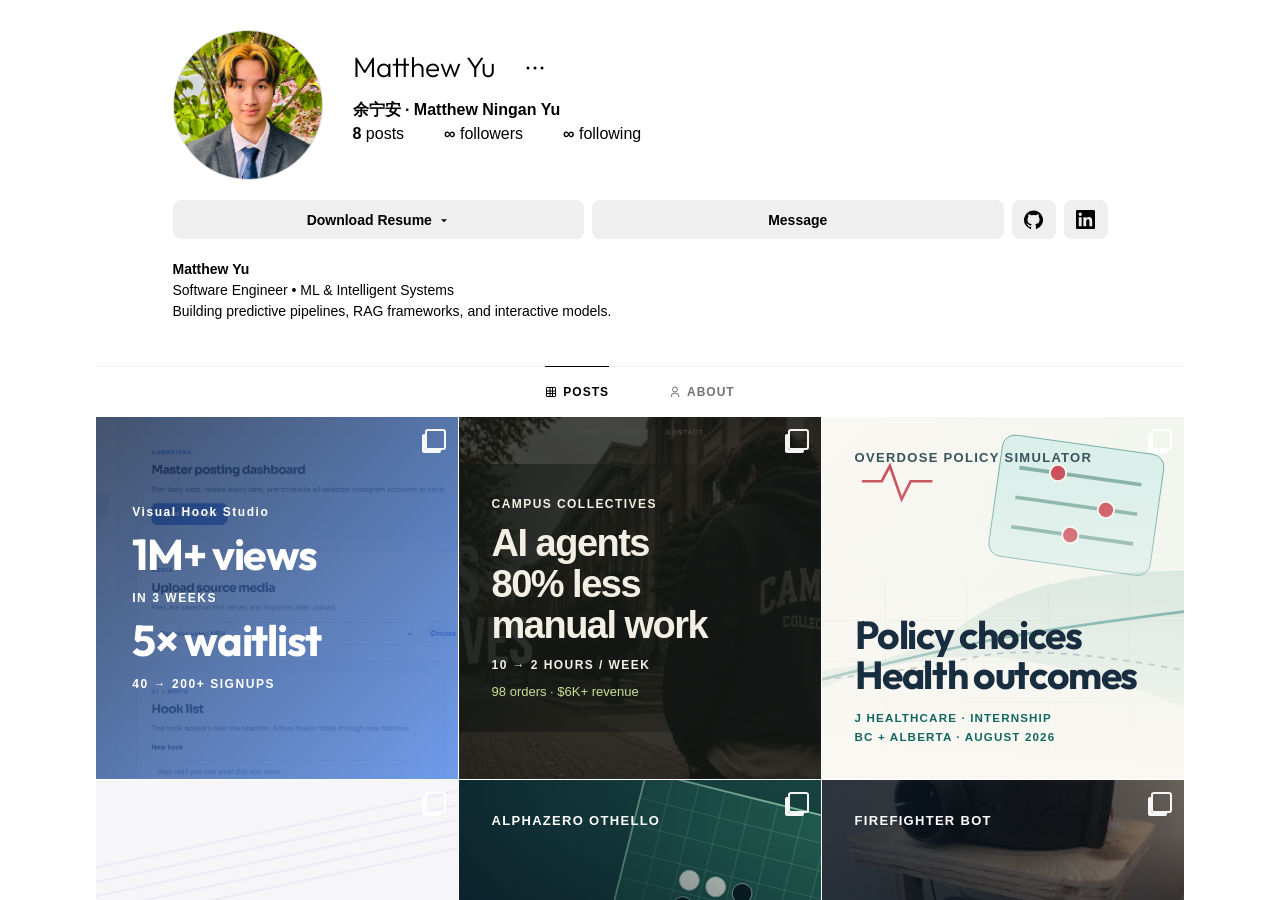
<file: index.html>
<!DOCTYPE html>
<html lang="en">
<head>
  <meta charset="UTF-8">
  <meta name="viewport" content="width=device-width, initial-scale=1.0">
  <title>Matthew Yu • Portfolio</title>
  <link rel="icon" type="image/png" href="favicon.png">
  <link rel="stylesheet" href="style.css?v=20261107-about">
  <!-- Link to Google Fonts for modern typography -->
  <link href="https://fonts.googleapis.com/css2?family=Outfit:wght@300;400;500;600;700&family=Space+Grotesk:wght@400;500;600&display=swap" rel="stylesheet">
  <link rel="stylesheet" href="Campus%20Collectives/slides.css">
  <link rel="stylesheet" href="J%20Healthcare/slides.css?v=3">
</head>
<body>

  <!-- Main Application Wrapper -->
  <div class="app-container">
    
    <!-- LEFT & CENTER: Portfolio Feed -->
    <main class="profile-section">
      <div class="profile-content">
        
        <!-- Profile Header -->
        <header class="profile-header">
          <div class="profile-main-row">
            <!-- Profile picture -->
            <div class="avatar-container">
              <div class="avatar-circle">
                <img class="profile-picture" src="profile_picture.jpg" alt="Matthew Yu profile picture">
              </div>
            </div>
            
            <!-- Profile Text -->
            <div class="profile-info">
              <div class="username-row">
                <h2 class="username">Matthew Yu</h2>
                <button class="btn-icon">
                  <svg viewBox="0 0 24 24" class="more-options-svg">
                    <circle cx="5" cy="12" r="1.5" />
                    <circle cx="12" cy="12" r="1.5" />
                    <circle cx="19" cy="12" r="1.5" />
                  </svg>
                </button>
              </div>
              
              <!-- Bio Name -->
              <div class="bio-container">
                <h1 class="full-name">余宁安 · Matthew Ningan Yu</h1>
              </div>

              <!-- Follower/Post Stats -->
              <ul class="stats-row">
                <li><span class="stat-count">8</span> posts</li>
                <li><span class="stat-count">∞</span> followers</li>
                <li><span class="stat-count">∞</span> following</li>
              </ul>
            </div>
          </div>
          
          <!-- Action Buttons Row (Below PFP and Username info) -->
          <div class="profile-buttons-row">
            <button class="btn btn-following" id="btn-resume">
              Download Resume
              <svg viewBox="0 0 24 24" class="arrow-down-svg"><path d="M12 16.5l-6-6h12z"/></svg>
            </button>
            <button class="btn btn-message" id="btn-dm-open">Message</button>
            <a class="btn btn-social" href="https://github.com/matthewninganyu" target="_blank" rel="noopener noreferrer" aria-label="View GitHub profile" title="GitHub">
              <svg viewBox="0 0 24 24" class="social-icon" aria-hidden="true">
                <path fill="currentColor" d="M12 .5A12 12 0 008.2 23.88c.6.11.82-.26.82-.58v-2.03c-3.34.73-4.04-1.61-4.04-1.61-.55-1.39-1.34-1.76-1.34-1.76-1.09-.75.08-.73.08-.73 1.21.08 1.85 1.24 1.85 1.24 1.07 1.84 2.82 1.31 3.5 1 .11-.78.42-1.31.76-1.61-2.67-.3-5.47-1.33-5.47-5.93 0-1.31.47-2.38 1.24-3.22-.12-.3-.54-1.52.12-3.18 0 0 1.01-.32 3.3 1.23a11.5 11.5 0 016 0c2.29-1.55 3.3-1.23 3.3-1.23.66 1.66.24 2.88.12 3.18.77.84 1.24 1.91 1.24 3.22 0 4.61-2.81 5.63-5.48 5.93.43.37.81 1.1.81 2.22v3.29c0 .32.22.69.82.58A12 12 0 0012 .5z"/>
              </svg>
            </a>
            <a class="btn btn-social" href="https://www.linkedin.com/in/matthew-yu-72019839b/" target="_blank" rel="noopener noreferrer" aria-label="View LinkedIn profile" title="LinkedIn">
              <svg viewBox="0 0 24 24" class="social-icon" aria-hidden="true">
                <path fill="currentColor" d="M20.45 20.45h-3.56v-5.57c0-1.33-.02-3.04-1.85-3.04-1.86 0-2.14 1.45-2.14 2.94v5.67H9.35V9h3.41v1.56h.05c.47-.9 1.64-1.85 3.37-1.85 3.6 0 4.27 2.37 4.27 5.46v6.28zM5.34 7.43a2.06 2.06 0 110-4.12 2.06 2.06 0 010 4.12zM7.12 20.45H3.56V9h3.56v11.45zM22.22 0H1.77C.79 0 0 .77 0 1.72v20.56C0 23.23.79 24 1.77 24h20.45c.98 0 1.78-.77 1.78-1.72V1.72C24 .77 23.2 0 22.22 0z"/>
              </svg>
            </a>
          </div>

          <!-- Bio Text (Matthew Yu Details) -->
          <div class="profile-bio-details">
            <p class="bio-text">
              <strong>Matthew Yu</strong><br>
              Software Engineer • ML & Intelligent Systems<br>
              Building predictive pipelines, RAG frameworks, and interactive models.
            </p>
          </div>
        </header>

        <!-- Feed Grid Tabs Navbar -->
        <div class="feed-tabs">
          <button class="tab-item active" data-tab="posts">
            <svg viewBox="0 0 24 24" class="tab-icon">
              <rect x="3" y="3" width="18" height="18" rx="1" fill="none" stroke="currentColor" stroke-width="2" />
              <line x1="10" y1="3" x2="10" y2="21" stroke="currentColor" stroke-width="2" />
              <line x1="15" y1="3" x2="15" y2="21" stroke="currentColor" stroke-width="2" />
              <line x1="3" y1="10" x2="21" y2="10" stroke="currentColor" stroke-width="2" />
              <line x1="3" y1="15" x2="21" y2="15" stroke="currentColor" stroke-width="2" />
            </svg>
            POSTS
          </button>
          <button class="tab-item" data-tab="about">
            <svg viewBox="0 0 24 24" class="tab-icon">
              <path d="M12 2a5 5 0 100 10 5 5 0 000-10z" fill="none" stroke="currentColor" stroke-width="2"/>
              <path d="M4 22a8 8 0 0116 0" fill="none" stroke="currentColor" stroke-width="2" />
            </svg>
            ABOUT
          </button>
        </div>

        <!-- Main Posts Grid -->
        <div class="posts-grid" id="grid-posts">
          <div class="grid-post-card" data-project="visual-hook-studio">
            <div class="card-media visual-hook-cover">
              <img src="Visual%20Hook%20Studio/dashboard.png" alt="Visual Hook Studio dashboard">
              <div class="visual-hook-cover-copy"><span>Visual Hook Studio</span><strong>1M+ views</strong><span>IN 3 WEEKS</span><strong>5× waitlist</strong><span>40 → 200+ SIGNUPS</span></div>
            </div>
          </div>
          <div class="grid-post-card" data-project="campus-collectives"><div class="card-media cc-cover"><img src="Campus%20Collectives/storefront.png" alt="Campus Collectives storefront"><div class="cc-cover-copy"><span>CAMPUS COLLECTIVES</span><strong>AI agents<br>80% less<br>manual work</strong><span>10 → 2 HOURS / WEEK</span><small>98 orders · $6K+ revenue</small></div></div></div>
<div class="grid-post-card" data-project="overdose-policy"><div class="card-media editorial-cover editorial-policy"><div class="editorial-backdrop" aria-hidden="true"><svg viewBox="0 0 400 400" class="editorial-graphic" aria-hidden="true"><g transform="translate(190 30) rotate(8 90 75)"><rect width="180" height="135" rx="14" fill="#d8eee9" stroke="#16786f" stroke-opacity=".65"/><g stroke="#78a99b" stroke-width="4"><path d="M22 35h136M22 68h136M22 101h136"/></g><g fill="#c43f4b" stroke="#faf8f2" stroke-width="2"><circle cx="65" cy="35" r="9"/><circle cx="123" cy="68" r="9"/><circle cx="88" cy="101" r="9"/></g></g><g stroke="#8baa9e" stroke-opacity=".2" fill="none"><path d="M0 225h400M0 270h400M0 315h400M70 180v190M160 180v190M250 180v190M340 180v190"/></g><path d="M0 280Q100 270 170 220T400 170L400 320Q260 265 170 265T0 300Z" fill="#16786f" opacity=".18"/><path d="M0 290Q100 265 170 250T400 215" stroke="#16786f" stroke-width="3" fill="none"/><path d="M0 290Q100 280 170 265T400 280" stroke="#677580" stroke-width="2" stroke-dasharray="7 7" fill="none"/><g transform="translate(44 49)" stroke="#c43f4b" fill="none" stroke-width="3"><path d="M0 22h22l9-17 13 37 10-20h24"/></g></svg></div><div class="editorial-copy"><span class="editorial-name">OVERDOSE POLICY SIMULATOR</span><strong class="editorial-purpose"><span class="cover-purpose-full">Policy choices<br>Health outcomes</span><span class="cover-purpose-short">Policy choices<br>Health outcomes</span></strong><span class="editorial-detail">J HEALTHCARE · INTERNSHIP<br>BC + ALBERTA · AUGUST 2026</span></div></div></div>
          <!-- Post 1: ScoreShift -->
          <div class="grid-post-card" data-project="scoreshift"><div class="card-media editorial-cover editorial-score"><div class="editorial-staff" aria-hidden="true"><i></i><i></i><i></i><i></i><i></i></div><div class="score-logo-lockup"><img class="score-logo-icon" src="ScoreShift/logo.png" alt="ScoreShift logo"><span class="score-logo-wordmark">ScoreShift</span></div><div class="editorial-score-caption"><strong><span class="cover-purpose-full">Scan and transpose<br>sheet music</span><span class="cover-purpose-short">Transpose<br>sheet music</span></strong><small>PHOTO → SCORE → NEW KEY</small></div></div></div>

          <!-- Post 4: AlphaZero Othello Engine -->
          <div class="grid-post-card" data-project="othello-az"><div class="card-media editorial-cover editorial-othello-az"><div class="editorial-backdrop" aria-hidden="true"><svg viewBox="0 0 400 400" class="editorial-graphic" aria-hidden="true"><g transform="translate(180 12) rotate(14 100 100)"><rect width="240" height="240" rx="12" fill="#215d50" stroke="#8dc9a8" stroke-width="2"/><path d="M30 0v240M0 30h240" stroke="#6caa8e" stroke-opacity=".4"/><path d="M60 0v240M0 60h240" stroke="#6caa8e" stroke-opacity=".4"/><path d="M90 0v240M0 90h240" stroke="#6caa8e" stroke-opacity=".4"/><path d="M120 0v240M0 120h240" stroke="#6caa8e" stroke-opacity=".4"/><path d="M150 0v240M0 150h240" stroke="#6caa8e" stroke-opacity=".4"/><path d="M180 0v240M0 180h240" stroke="#6caa8e" stroke-opacity=".4"/><path d="M210 0v240M0 210h240" stroke="#6caa8e" stroke-opacity=".4"/><circle cx="105" cy="105" r="11" fill="#eef4e8" stroke="#9cc9af" stroke-width="1"/><circle cx="135" cy="135" r="11" fill="#eef4e8" stroke="#9cc9af" stroke-width="1"/><circle cx="105" cy="135" r="11" fill="#0a1d20" stroke="#9cc9af" stroke-width="1"/><circle cx="135" cy="105" r="11" fill="#0a1d20" stroke="#9cc9af" stroke-width="1"/><circle cx="75" cy="105" r="11" fill="#eef4e8" stroke="#9cc9af" stroke-width="1"/><circle cx="165" cy="135" r="11" fill="#0a1d20" stroke="#9cc9af" stroke-width="1"/><circle cx="165" cy="165" r="11" fill="#eef4e8" stroke="#9cc9af" stroke-width="1"/><circle cx="75" cy="135" r="11" fill="#0a1d20" stroke="#9cc9af" stroke-width="1"/></g></svg></div><div class="editorial-copy"><span class="editorial-name">ALPHAZERO OTHELLO</span><strong class="editorial-purpose"><span class="cover-purpose-full">AI that learns<br>through self-play</span><span class="cover-purpose-short">Learns through<br>self-play</span></strong><span class="editorial-detail">REINFORCEMENT LEARNING<br>+ TREE SEARCH</span></div></div></div>

          <!-- Post 5: Firefighter Bot -->
          <div class="grid-post-card" data-project="firefighter-bot"><div class="card-media editorial-cover editorial-firefighter-bot"><div class="editorial-backdrop" aria-hidden="true"><img class="editorial-photo" src="Firefighter%20bot/Flahamey.jpeg" alt=""></div><div class="editorial-copy"><span class="editorial-name">FIREFIGHTER BOT</span><strong class="editorial-purpose"><span class="cover-purpose-full">Find the flame<br>Navigate<br>Respond</span><span class="cover-purpose-short">Find flames<br>Navigate<br>Respond</span></strong><span class="editorial-detail">AUTONOMOUS ROBOTICS<br>CUSTOM PCBs + SENSORS</span></div></div></div>

          <!-- Post 2: HomeWise AI HVAC Model -->
          <div class="grid-post-card" data-project="hvac-model"><div class="card-media editorial-cover editorial-hvac-model"><div class="editorial-backdrop" aria-hidden="true"><svg viewBox="0 0 400 400" class="editorial-graphic" aria-hidden="true"><g fill="none" stroke="#719de4" stroke-opacity=".32"><path d="M0 50h400M50 0v400"/><path d="M0 100h400M100 0v400"/><path d="M0 150h400M150 0v400"/><path d="M0 200h400M200 0v400"/><path d="M0 250h400M250 0v400"/><path d="M0 300h400M300 0v400"/><path d="M0 350h400M350 0v400"/></g><path d="M0 270Q80 250 120 175T230 140T400 25L400 150Q300 245 230 210T120 270T0 340Z" fill="#4599ef" opacity=".2"/><path d="M0 305 55 280 95 292 140 211 180 233 220 155 260 168 305 100 350 115 400 49" fill="none" stroke="#6fc5ff" stroke-width="4"/><circle cx="55" cy="280" r="5" fill="#d9efff"/><circle cx="140" cy="211" r="5" fill="#d9efff"/><circle cx="220" cy="155" r="5" fill="#d9efff"/><circle cx="305" cy="100" r="5" fill="#d9efff"/><circle cx="350" cy="115" r="5" fill="#d9efff"/></svg></div><div class="editorial-copy"><span class="editorial-name">HOMEWISE AI / HVAC MODEL</span><strong class="editorial-purpose"><span class="cover-purpose-full">Predict HVAC<br>confidence</span><span class="cover-purpose-short">Predict HVAC<br>confidence</span></strong><span class="editorial-detail">INTERNSHIP · HELD-OUT R² 0.871</span></div></div></div>

          <!-- Post 3: HomeWise AI HVAC RAG System -->
          <div class="grid-post-card" data-project="hvac-rag"><div class="card-media editorial-cover editorial-hvac-rag"><div class="editorial-backdrop" aria-hidden="true"><svg viewBox="0 0 400 400" class="editorial-graphic" aria-hidden="true"><g stroke="#8acfc6" stroke-width="2" fill="none"><path d="M80 60 255 115 350 230" opacity=".45"/><path d="M130 155 255 115 350 230" opacity=".45"/><path d="M75 270 255 115 350 230" opacity=".45"/><path d="M195 300 255 115 350 230" opacity=".45"/></g><circle cx="80" cy="60" r="12" fill="#234c58" stroke="#8acfc6" stroke-width="2"/><circle cx="130" cy="155" r="17" fill="#234c58" stroke="#8acfc6" stroke-width="2"/><circle cx="75" cy="270" r="11" fill="#234c58" stroke="#8acfc6" stroke-width="2"/><circle cx="195" cy="300" r="12" fill="#234c58" stroke="#8acfc6" stroke-width="2"/><circle cx="255" cy="115" r="32" fill="#234c58" stroke="#8acfc6" stroke-width="2"/><g transform="translate(285 180)"><rect width="100" height="88" rx="10" fill="#c1e6dc"/><path d="M18 25h64M18 40h52M18 55h60" stroke="#307d73" stroke-width="4"/><path d="M22 88v14l19-14" fill="#c1e6dc"/></g><g transform="translate(230 90)" stroke="#bfe8db" stroke-width="3"><path d="M5 11h40M5 25h40M5 39h40"/><circle cx="14" cy="11" r="4" fill="#204f54"/><circle cx="33" cy="25" r="4" fill="#204f54"/><circle cx="20" cy="39" r="4" fill="#204f54"/></g></svg></div><div class="editorial-copy"><span class="editorial-name">HOMEWISE AI / HVAC RAG</span><strong class="editorial-purpose"><span class="cover-purpose-full">Sensor data<br>to explanations</span><span class="cover-purpose-short">Sensor data<br>to explanations</span></strong><span class="editorial-detail">RETRIEVE SIMILAR INCIDENTS<br>GROUNDED EXPLANATIONS</span></div></div></div>

        </div>

        <!-- About Me Section -->
        <section class="about-section hidden" id="grid-about">
          <!-- ABOUT PAGE CONTENT: edit the text, bullets, and card labels in this block. -->
          <div class="about-hero-card">
            <div class="about-hero-copy">
              <p class="about-hero-eyebrow">Software Engineer</p>
              <h2>Turning complex data<br>into <span>useful systems.</span></h2>
              <p class="about-hero-lede">
                I build machine learning models, data pipelines, and the backend infrastructure that brings them together.
              </p>
              <p class="about-hero-meta">
                <span class="about-education-mark" aria-hidden="true">W</span>
                <span><strong>University of Waterloo</strong><br>Computer Engineering student</span>
              </p>
            </div>

            <div class="about-system-art" aria-hidden="true">
              <span class="about-system-label">FROM INPUT TO IMPACT</span>
              <div class="about-system-node"><span>01</span><div><strong>Data</strong><small>Structure the signal</small></div><b>↗</b></div>
              <div class="about-system-node"><span>02</span><div><strong>Intelligence</strong><small>Learn from patterns</small></div><b>↗</b></div>
              <div class="about-system-node"><span>03</span><div><strong>Systems</strong><small>Put it to work</small></div><b>↗</b></div>
            </div>
          </div>

          <div class="about-card-grid" aria-label="Technical focus areas">
            <article class="about-skill-card">
              <div class="about-card-heading">
                <span class="about-card-icon icon-ml">ML</span>
                <h3>Machine Learning</h3>
              </div>
              <ul>
                <li>PyTorch</li>
                <li>XGBoost</li>
                <li>Scikit-Learn</li>
                <li>Time-Series Forecasting</li>
              </ul>
            </article>

            <article class="about-skill-card">
              <div class="about-card-heading">
                <span class="about-card-icon icon-backend">BE</span>
                <h3>Backend Systems</h3>
              </div>
              <ul>
                <li>FastAPI</li>
                <li>Python</li>
                <li>SQL</li>
                <li>REST APIs</li>
              </ul>
            </article>

            <article class="about-skill-card">
              <div class="about-card-heading">
                <span class="about-card-icon icon-cloud">CI</span>
                <h3>Cloud &amp; Infra</h3>
              </div>
              <ul>
                <li>AWS Lambda</li>
                <li>ECS</li>
                <li>Docker</li>
                <li>BigQuery</li>
              </ul>
            </article>

            <article class="about-skill-card">
              <div class="about-card-heading">
                <span class="about-card-icon icon-ai">AI</span>
                <h3>AI Applications</h3>
              </div>
              <ul>
                <li>RAG</li>
                <li>LangGraph</li>
                <li>Qdrant</li>
                <li>LLM Workflows</li>
              </ul>
            </article>

            <article class="about-skill-card">
              <div class="about-card-heading">
                <span class="about-card-icon icon-product">PD</span>
                <h3>Product Development</h3>
              </div>
              <ul>
                <li>Next.js</li>
                <li>Supabase</li>
                <li>Stripe</li>
                <li>Full-Stack Apps</li>
              </ul>
            </article>

            <article class="about-skill-card">
              <div class="about-card-heading">
                <span class="about-card-icon icon-tools">TW</span>
                <h3>Tools &amp; Workflow</h3>
              </div>
              <ul>
                <li>Git / GitHub</li>
                <li>Docker</li>
                <li>Postman</li>
                <li>CI/CD</li>
              </ul>
            </article>
          </div>
        </section>

        <!-- Footer Links Area -->
        <footer class="site-footer">
          <div class="footer-links">
            <a href="#">Projects</a>
            <a href="#">Experience</a>
            <a href="#">Machine Learning</a>
            <a href="#">Backend Systems</a>
            <a href="#">Research</a>
            <a href="#">Resume</a>
            <a href="#">Contact</a>
            <a href="https://github.com/matthewninganyu" target="_blank" rel="noopener noreferrer">GitHub</a>
            <a href="https://www.linkedin.com/in/matthew-yu-72019839b/" target="_blank" rel="noopener noreferrer">LinkedIn</a>
            <a href="#">Portfolio Notes</a>
          </div>
          <div class="footer-copyright">
            <span>&copy; 2026 Matthew Yu Portfolio</span>
          </div>
        </footer>

      </div>
    </main>

    <div class="chat-drawer-backdrop" id="chat-drawer-backdrop" aria-hidden="true"></div>

    <!-- RIGHT: Portfolio Chatbot Drawer -->
    <aside class="chat-sidebar" id="dm-chatbot" aria-hidden="true">
      <div class="chat-header">
        <div class="header-user-info">
          <!-- Back arrow closes the chat drawer -->
          <button class="btn-icon" id="btn-dm-close" aria-label="Close chat">
            <svg viewBox="0 0 24 24" class="nav-arrow-svg"><path d="M15.41 16.58L10.83 12l4.58-4.58L14 6l-6 6 6 6z" fill="currentColor"/></svg>
          </button>
          
          <div class="chat-avatar-circle">
            <img class="profile-picture" src="profile_picture.jpg" alt="Matthew Yu profile picture">
          </div>
          
          <div class="header-text">
            <span class="header-username">Matthew Yu</span>
            <span class="header-status"><span class="online-dot"></span>Online</span>
          </div>
        </div>
        
        <div class="header-controls">
          <button class="btn-icon">
            <svg viewBox="0 0 24 24" class="dm-action-icon"><path d="M12 2A10 10 0 1022 12 10 10 0 0012 2zm0 18a8 8 0 118-8 8 8 0 01-8 8zm1-13h-2v6h2zm0 8h-2v2h2z" fill="currentColor"/></svg>
          </button>
        </div>
      </div>

      <!-- Messages Stream -->
      <div class="messages-container" id="chat-messages">
        
        <!-- Welcome Card/Profile Header in DM -->
        <div class="chat-profile-card">
          <div class="chat-card-avatar">
            <img class="profile-picture" src="profile_picture.jpg" alt="Matthew Yu profile picture">
          </div>
          <h3>Matthew Yu</h3>
          <p class="sub-profile-label">Matthew Yu • Portfolio Assistant</p>
          <span class="chat-badge">∞ followers • 8 posts</span>
          <button class="btn-chat-action" id="btn-view-profile-dm">View Profile</button>
        </div>

        <!-- Time stamp divider -->
        <div class="chat-time-divider">TODAY, 12:00 AM</div>

        <!-- Initial Message from Bot -->
        <div class="message msg-received">
          <div class="msg-avatar">
            <img class="profile-picture" src="profile_picture.jpg" alt="Matthew Yu profile picture">
          </div>
          <div class="msg-bubble">
            Hi! I am Matthew's RAG portfolio assistant. Ask me anything about his technical experience, or ask questions about these projects:<br><br>
            • <strong>Visual Hook Studio</strong> (Reel Automation)<br>
            • <strong>ScoreShift</strong> (Music Transposition)<br>
            • <strong>HomeWise AI HVAC Model</strong> (internship; XGBoost/PyTorch)<br>
            • <strong>HomeWise AI HVAC RAG</strong> (internship; Qdrant anomaly explainer)<br>
            • <strong>AlphaZero Othello Engine</strong><br>
            • <strong>Firefighter Bot</strong> (Embedded Robotics)
          </div>
        </div>

      </div>

      <!-- Bottom Chat Input Panel -->
      <div class="chat-input-bar">
        <button class="input-action-btn" id="btn-chat-emoji" data-emoji-target="chat-input-field" aria-label="Choose emoji">
          <svg viewBox="0 0 24 24" class="input-svg-icon"><path d="M12 2a10 10 0 1010 10A10 10 0 0012 2zm0 18a8 8 0 118-8 8 8 0 01-8 8zm0-13a2.5 2.5 0 100 5 2.5 2.5 0 000-5zm-5 7.5a1 1 0 00-.8 1.6C7.5 17.8 9.6 19 12 19s4.5-1.2 5.8-2.9a1 1 0 00-.8-1.6z" fill="currentColor"/></svg>
        </button>
        <input type="text" id="chat-input-field" placeholder="Message..." autocomplete="off">
        
        <div class="input-right-actions">
          <button class="input-action-btn">
            <svg viewBox="0 0 24 24" class="input-svg-icon"><path d="M12 14a3 3 0 100-6 3 3 0 000 6zm5-6h-1.2l-.7-1.4A1 1 0 0014.2 6H9.8a1 1 0 00-.9.6L8.2 8H7a3 3 0 00-3 3v6a3 3 0 003 3h10a3 3 0 003-3v-6a3 3 0 00-3-3z" fill="currentColor"/></svg>
          </button>
          <button class="input-action-btn" id="btn-like-chat">
            <svg viewBox="0 0 24 24" class="input-svg-icon"><path d="M12 21.35l-1.45-1.32C5.4 15.36 2 12.28 2 8.5 2 5.42 4.42 3 7.5 3c1.74 0 3.41.81 4.5 2.09C13.09 3.81 14.76 3 16.5 3 19.58 3 22 5.42 22 8.5c0 3.78-3.4 6.86-8.55 11.54z" fill="currentColor"/></svg>
          </button>
        </div>
      </div>
    </aside>

  </div>

  <!-- OVERLAY DIALOG: Detailed Post Modal -->
  <div class="modal-overlay hidden" id="project-modal">
    <!-- Close button outside modal -->
    <button class="modal-close-btn" id="btn-modal-close">&times;</button>
    <button class="post-nav-btn post-nav-prev" id="btn-post-prev" aria-label="Previous post">
      <svg viewBox="0 0 24 24" class="post-nav-svg"><path d="M15.41 16.58L10.83 12l4.58-4.58L14 6l-6 6 6 6z" fill="currentColor"/></svg>
    </button>
    <button class="post-nav-btn post-nav-next" id="btn-post-next" aria-label="Next post">
      <svg viewBox="0 0 24 24" class="post-nav-svg"><path d="M8.59 16.58L13.17 12 8.59 7.41 10 6l6 6-6 6z" fill="currentColor"/></svg>
    </button>
    
    <div class="modal-wrapper">
      
      <!-- LEFT PANEL: Technical Image/Slide Gallery -->
      <div class="modal-media-panel">
        
        <!-- Slides Container -->
        <div class="carousel-container" id="modal-carousel-slides">
          <!-- Slides injected dynamically by JS -->
        </div>

        <!-- Left/Right Nav Arrows -->
        <button class="carousel-nav-btn nav-left" id="btn-carousel-left">
          <svg viewBox="0 0 24 24" class="arrow-svg"><path d="M15.41 16.58L10.83 12l4.58-4.58L14 6l-6 6 6 6z" fill="currentColor"/></svg>
        </button>
        <button class="carousel-nav-btn nav-right" id="btn-carousel-right">
          <svg viewBox="0 0 24 24" class="arrow-svg"><path d="M8.59 16.58L13.17 12 8.59 7.41 10 6l6 6-6 6z" fill="currentColor"/></svg>
        </button>

        <!-- Indicator dots at the bottom -->
        <div class="carousel-indicator-dots" id="modal-carousel-dots">
          <!-- Dots injected dynamically -->
        </div>

      </div>

      <!-- RIGHT PANEL: Information & Comments Feed -->
      <div class="modal-details-panel">
        <!-- Header -->
        <div class="details-header">
          <div class="header-user-avatar">
            <img class="profile-picture" src="profile_picture.jpg" alt="Matthew Yu profile picture">
          </div>
          <div class="header-username-info">
            <span class="dt-username">Matthew Yu</span>
            <span class="bullet-dot">&bull;</span>
            <button class="btn-inline-follow" id="btn-modal-follow">Following</button>
          </div>
          <button class="btn-icon">
            <svg viewBox="0 0 24 24" class="more-options-svg">
              <circle cx="5" cy="12" r="1.5" />
              <circle cx="12" cy="12" r="1.5" />
              <circle cx="19" cy="12" r="1.5" />
            </svg>
          </button>
        </div>

        <div class="details-comments-feed" id="modal-comments-feed" aria-live="polite">
          <div class="approved-comments-list" id="modal-approved-comments"></div>
        </div>

        <!-- Interactions & Statistics -->
        <div class="details-interactions">
          <div class="action-buttons-row">
            <div class="action-left">
              <button class="btn-icon-interact" id="btn-modal-like">
                <svg viewBox="0 0 24 24" class="heart-svg" id="modal-heart-svg"><path d="M12 21.35l-1.45-1.32C5.4 15.36 2 12.28 2 8.5 2 5.42 4.42 3 7.5 3c1.74 0 3.41.81 4.5 2.09C13.09 3.81 14.76 3 16.5 3 19.58 3 22 5.42 22 8.5c0 3.78-3.4 6.86-8.55 11.54L12 21.35z" fill="none" stroke="currentColor" stroke-width="2"/></svg>
              </button>
              <button class="btn-icon-interact">
                <svg viewBox="0 0 24 24" class="share-svg"><path d="M22 2L11 13M22 2l-7 20-4-9-9-4 20-7z" fill="none" stroke="currentColor" stroke-width="2"/></svg>
              </button>
            </div>
            <button class="btn-icon-interact" id="btn-modal-bookmark">
              <svg viewBox="0 0 24 24" class="bookmark-svg" id="modal-bookmark-svg"><path d="M19 21l-7-5-7 5V5a2 2 0 012-2h10a2 2 0 012 2z" fill="none" stroke="currentColor" stroke-width="2"/></svg>
            </button>
          </div>
          <div class="post-date" id="modal-post-date">May 2, 2026</div>
        </div>

        <!-- Add Comment Panel -->
        <div class="comment-author-row">
          <input type="text" id="modal-comment-author" placeholder="Name (optional)" maxlength="30" autocomplete="name">
        </div>
        <div class="details-comment-input">
          <button class="smiley-btn" id="btn-comment-emoji" data-emoji-target="modal-comment-field" aria-label="Choose emoji">
            <svg viewBox="0 0 24 24" class="smiley-svg" aria-hidden="true">
              <circle cx="12" cy="12" r="9" fill="none" stroke="currentColor" stroke-width="2"/>
              <circle cx="9" cy="10" r="1.2" fill="currentColor"/>
              <circle cx="15" cy="10" r="1.2" fill="currentColor"/>
              <path d="M8.5 14.5c1 1.2 2.1 1.8 3.5 1.8s2.5-.6 3.5-1.8" fill="none" stroke="currentColor" stroke-width="1.8" stroke-linecap="round"/>
            </svg>
          </button>
          <input class="comment-honeypot" type="text" id="modal-comment-website" tabindex="-1" autocomplete="off" aria-hidden="true">
          <input type="text" id="modal-comment-field" placeholder="Add a comment...">
          <button class="post-comment-btn" id="btn-modal-post-comment">Post</button>
        </div>
        <div class="comment-submit-status" id="comment-submit-status" aria-live="polite"></div>

      </div>

    </div>
  </div>

  <!-- MOBILE: Instagram-style vertical post viewer -->
  <div class="mobile-post-viewer hidden" id="mobile-post-viewer" aria-hidden="true">
    <div class="mobile-post-topbar">
      <button class="mobile-icon-btn" id="btn-mobile-post-close" aria-label="Back to profile">
        <svg viewBox="0 0 24 24" class="mobile-back-svg"><path d="M15.41 16.58L10.83 12l4.58-4.58L14 6l-6 6 6 6z" fill="currentColor"/></svg>
      </button>
      <div class="mobile-post-title">
        <strong>Posts</strong>
        <span>Matthew Yu</span>
      </div>
      <button class="btn btn-mobile-follow">Following</button>
    </div>
    <div class="mobile-post-feed" id="mobile-post-feed"></div>
  </div>

  <!-- MOBILE: Comments bottom sheet -->
  <div class="mobile-comments-backdrop hidden" id="mobile-comments-backdrop"></div>
  <section class="mobile-comments-sheet hidden" id="mobile-comments-sheet" aria-label="Comments" aria-hidden="true">
    <div class="mobile-sheet-handle" aria-hidden="true"></div>
    <div class="mobile-comments-header">
      <h2>Comments</h2>
      <button class="mobile-icon-btn" id="btn-mobile-comments-close" aria-label="Close comments">&times;</button>
    </div>
    <div class="mobile-comments-list" id="mobile-comments-list" aria-live="polite"></div>
    <div class="mobile-comment-composer">
      <div class="mobile-emoji-strip" aria-label="Quick emoji reactions">
        <button type="button" data-mobile-emoji="❤️">❤️</button>
        <button type="button" data-mobile-emoji="🙌">🙌</button>
        <button type="button" data-mobile-emoji="🔥">🔥</button>
        <button type="button" data-mobile-emoji="👏">👏</button>
        <button type="button" data-mobile-emoji="🥲">🥲</button>
        <button type="button" data-mobile-emoji="😍">😍</button>
        <button type="button" data-mobile-emoji="😮">😮</button>
        <button type="button" data-mobile-emoji="😂">😂</button>
      </div>
      <div class="mobile-comment-author-row">
        <input type="text" id="mobile-comment-author" placeholder="Name (optional)" maxlength="30" autocomplete="name">
      </div>
      <div class="mobile-comment-input-row">
        <img class="profile-picture mobile-composer-avatar" src="profile_picture.jpg" alt="Matthew Yu profile picture">
        <input class="comment-honeypot" type="text" id="mobile-comment-website" tabindex="-1" autocomplete="off" aria-hidden="true">
        <input type="text" id="mobile-comment-field" placeholder="Join the conversation...">
        <button class="post-comment-btn" id="btn-mobile-post-comment">Post</button>
      </div>
      <div class="comment-submit-status mobile-comment-status" id="mobile-comment-submit-status" aria-live="polite"></div>
    </div>
  </section>

  <!-- Reusable Emoji Picker -->
  <div class="emoji-picker hidden" id="emoji-picker" role="dialog" aria-label="Emoji picker">
    <div class="emoji-search-wrap">
      <svg viewBox="0 0 24 24" class="emoji-search-icon"><path d="M21 21l-4.35-4.35M10.5 18a7.5 7.5 0 100-15 7.5 7.5 0 000 15z" fill="none" stroke="currentColor" stroke-width="2" stroke-linecap="round"/></svg>
      <input type="text" id="emoji-search" placeholder="Search emoji" autocomplete="off">
    </div>
    <div class="emoji-scroll" id="emoji-scroll"></div>
  </div>

  <!-- Core application logic script -->
  <script src="app.js?v=20261105-policy"></script>
</body>
</html>
</file>
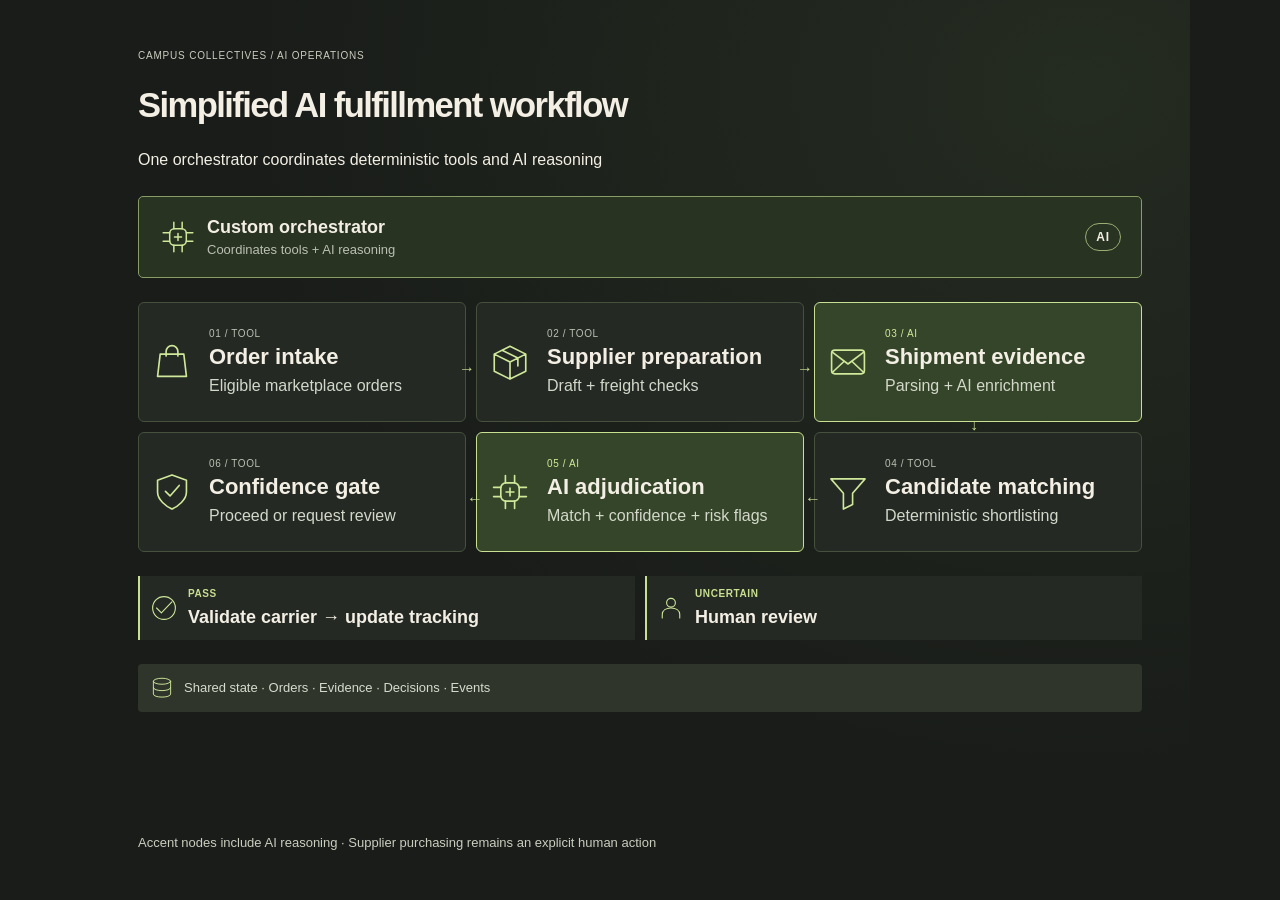
<file: Campus Collectives/workflow.html>
<!doctype html><html lang="en"><head><meta charset="utf-8"><meta name="viewport" content="width=device-width,initial-scale=1"><title>Campus Collectives — AI fulfillment workflow</title><link rel="stylesheet" href="../style.css"><link rel="stylesheet" href="slides.css"></head><body class="cc-workflow-page"><main class="cc-slide"><header>CAMPUS COLLECTIVES / AI OPERATIONS</header><h1>Simplified AI fulfillment workflow</h1><p>One orchestrator coordinates deterministic tools and AI reasoning</p><div class="cc-orchestrator"><svg class="cc-icon" viewBox="0 0 64 64" fill="none" stroke="currentColor" stroke-width="2.5" stroke-linecap="round" stroke-linejoin="round" aria-hidden="true"><rect x="18" y="18" width="28" height="28" rx="8"/><path d="M25 7v11m14-11v11M25 46v11m14-11v11M7 25h11M7 39h11m28-14h11M46 39h11M26 32h12m-6-6v12"/></svg><div><strong>Custom orchestrator</strong><span>Coordinates tools + AI reasoning</span></div><b>AI</b></div><ol class="cc-nodes"><li class=""><svg class="cc-icon" viewBox="0 0 64 64" fill="none" stroke="currentColor" stroke-width="2.5" stroke-linecap="round" stroke-linejoin="round" aria-hidden="true"><path d="M14 20h36l4 34H10z"/><path d="M23 23V16a9 9 0 0 1 18 0v7"/></svg><div><small>01 / TOOL</small><strong>Order intake</strong><span>Eligible marketplace orders</span></div></li><li class=""><svg class="cc-icon" viewBox="0 0 64 64" fill="none" stroke="currentColor" stroke-width="2.5" stroke-linecap="round" stroke-linejoin="round" aria-hidden="true"><path d="m8 20 24-12 24 12v26L32 58 8 46zM8 20l24 12 24-12M32 32v26M20 14l24 12v12"/></svg><div><small>02 / TOOL</small><strong>Supplier preparation</strong><span>Draft + freight checks</span></div></li><li class="cc-ai"><svg class="cc-icon" viewBox="0 0 64 64" fill="none" stroke="currentColor" stroke-width="2.5" stroke-linecap="round" stroke-linejoin="round" aria-hidden="true"><rect x="7" y="14" width="50" height="36" rx="5"/><path d="m8 17 24 18 24-18M8 48l17-16m31 16L39 32"/></svg><div><small>03 / AI</small><strong>Shipment evidence</strong><span>Parsing + AI enrichment</span></div></li><li class=""><svg class="cc-icon" viewBox="0 0 64 64" fill="none" stroke="currentColor" stroke-width="2.5" stroke-linecap="round" stroke-linejoin="round" aria-hidden="true"><path d="M6 12h52L39 34v17l-14 7V34z"/></svg><div><small>04 / TOOL</small><strong>Candidate matching</strong><span>Deterministic shortlisting</span></div></li><li class="cc-ai"><svg class="cc-icon" viewBox="0 0 64 64" fill="none" stroke="currentColor" stroke-width="2.5" stroke-linecap="round" stroke-linejoin="round" aria-hidden="true"><rect x="18" y="18" width="28" height="28" rx="8"/><path d="M25 7v11m14-11v11M25 46v11m14-11v11M7 25h11M7 39h11m28-14h11M46 39h11M26 32h12m-6-6v12"/></svg><div><small>05 / AI</small><strong>AI adjudication</strong><span>Match + confidence + risk flags</span></div></li><li class=""><svg class="cc-icon" viewBox="0 0 64 64" fill="none" stroke="currentColor" stroke-width="2.5" stroke-linecap="round" stroke-linejoin="round" aria-hidden="true"><path d="m32 6 22 8v18c0 12-13 22-22 26C23 54 10 44 10 32V14zM22 31l7 7 14-16"/></svg><div><small>06 / TOOL</small><strong>Confidence gate</strong><span>Proceed or request review</span></div></li></ol><div class="cc-branches"><div><svg class="cc-icon" viewBox="0 0 64 64" fill="none" stroke="currentColor" stroke-width="2.5" stroke-linecap="round" stroke-linejoin="round" aria-hidden="true"><path d="m15 32 11 11 24-25"/><circle cx="32" cy="32" r="26"/></svg><p><b>PASS</b><strong>Validate carrier → update tracking</strong></p></div><div><svg class="cc-icon" viewBox="0 0 64 64" fill="none" stroke="currentColor" stroke-width="2.5" stroke-linecap="round" stroke-linejoin="round" aria-hidden="true"><circle cx="32" cy="20" r="10"/><path d="M12 55v-8c0-10 9-15 20-15s20 5 20 15v8"/></svg><p><b>UNCERTAIN</b><strong>Human review</strong></p></div></div><div class="cc-state"><svg class="cc-icon" viewBox="0 0 64 64" fill="none" stroke="currentColor" stroke-width="2.5" stroke-linecap="round" stroke-linejoin="round" aria-hidden="true"><ellipse cx="32" cy="14" rx="23" ry="8"/><path d="M9 14v34c0 11 46 11 46 0V14M9 31c0 11 46 11 46 0"/></svg>Shared state · Orders · Evidence · Decisions · Events</div><footer>Accent nodes include AI reasoning · Supplier purchasing remains an explicit human action</footer></main></body></html>
</file>
<file: style.css>
/* Portfolio Web Light Theme Custom Styling */
:root {
  --bg-primary: #ffffff;
  --bg-secondary: #fafafa;
  --border-primary: #dbdbdb;
  --border-secondary: #efefef;
  --text-primary: #000000;
  --text-secondary: #737373;
  --link-color: #00376b;
  --accent-color: #0095f6;
  --accent-hover: #1877f2;
  --btn-bg: #efefef;
  --btn-hover: #dbdbdb;
  --mobile-browser-bottom-buffer: 64px;
  
  --system-font: -apple-system, BlinkMacSystemFont, "Segoe UI", Roboto, Helvetica, Arial, sans-serif;
  --header-font: 'Outfit', sans-serif;
  --code-font: 'Space Grotesk', monospace;
  
  --sidebar-width: 380px;
}

* {
  box-sizing: border-box;
  margin: 0;
  padding: 0;
}

body {
  font-family: var(--system-font);
  background-color: var(--bg-primary);
  color: var(--text-primary);
  overflow-x: hidden;
  height: 100vh;
}

/* App Container Layout */
.app-container {
  display: flex;
  width: 100vw;
  height: 100vh;
  overflow: hidden;
}

/* Left & Center Profile Feed Page */
.profile-section {
  flex: 1;
  height: 100vh;
  overflow-y: auto;
  background-color: var(--bg-primary);
  display: flex;
  justify-content: center;
  padding-bottom: 50px;
}

.profile-content {
  width: 100%;
  max-width: none;
  padding: 30px 96px 0;
}

/* Profile Header */
.profile-header {
  display: flex;
  flex-direction: column;
  max-width: 935px;
  width: 100%;
  margin: 0 auto 44px;
}

.profile-main-row {
  display: flex;
  align-items: center;
  width: 100%;
}

.avatar-container {
  flex-shrink: 0;
  display: flex;
  justify-content: center;
  align-items: center;
  margin-right: 30px;
}

.avatar-circle {
  width: 150px;
  height: 150px;
  border-radius: 50%;
  background-color: var(--border-secondary);
  border: 1px solid var(--border-primary);
  overflow: hidden;
  display: flex;
  justify-content: center;
  align-items: center;
}

.avatar-svg {
  width: 90px;
  height: 90px;
}

.profile-picture {
  width: 100%;
  height: 100%;
  display: block;
  object-fit: cover;
  object-position: center 35%;
}

.profile-info {
  flex-grow: 1;
  display: flex;
  flex-direction: column;
  justify-content: center;
}

.username-row {
  display: flex;
  align-items: center;
  margin-bottom: 12px;
  gap: 8px;
}

/* Action Buttons Row (Below PFP and Username info) */
.profile-buttons-row {
  display: flex;
  flex-wrap: wrap;
  gap: 8px;
  width: 100%;
  margin: 20px 0 16px;
}

.profile-buttons-row .btn {
  flex: 1;
  padding: 10px 16px; /* Slightly taller for a more premium tap area */
}

.profile-bio-details {
  width: 100%;
  margin-top: 4px;
}

.username {
  font-family: var(--header-font);
  font-size: 28px;
  font-weight: 300;
  line-height: 1.15;
  letter-spacing: 0;
  margin-right: 12px;
  overflow-wrap: anywhere;
}

.btn {
  border: none;
  border-radius: 8px;
  padding: 7px 16px;
  font-weight: 600;
  font-size: 14px;
  cursor: pointer;
  display: inline-flex;
  align-items: center;
  justify-content: center;
  transition: background-color 0.2s ease;
}

.btn-following {
  background-color: var(--btn-bg);
  color: var(--text-primary);
}

.btn-following:hover {
  background-color: var(--btn-hover);
}

.arrow-down-svg {
  width: 12px;
  height: 12px;
  margin-left: 6px;
  fill: currentColor;
}

.btn-message {
  background-color: var(--btn-bg);
  color: var(--text-primary);
}

.btn-message:hover {
  background-color: var(--btn-hover);
}

.btn-social {
  flex: 0 0 44px !important;
  width: 44px;
  min-width: 44px;
  padding: 10px !important;
  background-color: var(--btn-bg);
  color: var(--text-primary);
  text-decoration: none;
}

.btn-social:hover {
  background-color: var(--btn-hover);
}

.social-icon {
  width: 19px;
  height: 19px;
  display: block;
}

.btn-icon {
  background: none;
  border: none;
  cursor: pointer;
  padding: 8px;
  display: flex;
  align-items: center;
  justify-content: center;
  color: var(--text-primary);
}

.more-options-svg {
  width: 24px;
  height: 24px;
  fill: currentColor;
}

/* Stats Row */
.stats-row {
  display: flex;
  list-style: none;
  margin-bottom: 20px;
  gap: 40px;
  font-size: 16px;
}

.stat-count {
  font-weight: 600;
}

/* Bio */
.full-name {
  font-size: 16px;
  font-weight: 600;
  margin-bottom: 4px;
}

.bio-text {
  font-size: 14px;
  line-height: 1.5;
  color: var(--text-primary);
}

.bio-text span {
  color: var(--text-secondary);
}

/* Tabs */
.feed-tabs {
  display: flex;
  justify-content: center;
  border-top: 1px solid var(--border-secondary);
  margin-bottom: 0;
  gap: 60px;
}

.tab-item {
  background: none;
  border: none;
  border-top: 1px solid transparent;
  padding: 18px 0;
  font-size: 12px;
  font-weight: 600;
  letter-spacing: 1px;
  cursor: pointer;
  display: flex;
  align-items: center;
  gap: 6px;
  color: var(--text-secondary);
  margin-top: -1px;
  transition: color 0.2s ease;
}

.tab-item.active {
  border-top: 1px solid var(--text-primary);
  color: var(--text-primary);
}

.tab-icon {
  width: 12px;
  height: 12px;
}

/* Grid Layout */
.posts-grid {
  display: grid;
  grid-template-columns: repeat(3, minmax(0, 1fr));
  gap: 1px;
  padding-bottom: 60px;
}

.grid-post-card {
  position: relative;
  aspect-ratio: 1 / 1;
  background-color: var(--bg-secondary);
  cursor: pointer;
  overflow: hidden;
  transition: filter 0.2s ease;
}

.grid-post-card::before {
  content: "";
  position: absolute;
  inset: 0;
  z-index: 2;
  background-color: rgba(0, 0, 0, 0.32);
  opacity: 0;
  pointer-events: none;
  transition: opacity 0.2s ease;
}

.grid-post-card:hover::before {
  opacity: 1;
}

.grid-post-card::after {
  content: "";
  position: absolute;
  top: 12px;
  right: 12px;
  width: 17px;
  height: 17px;
  border: 2px solid #ffffff;
  border-radius: 3px;
  box-shadow: -4px 4px 0 -1px #ffffff;
  opacity: 0.95;
  z-index: 3;
  pointer-events: none;
}

/* Project Themed Media Cards */
.card-media {
  width: 100%;
  height: 100%;
  display: flex;
  justify-content: center;
  align-items: center;
  position: relative;
}

.project-tag {
  display: none;
  position: absolute;
  bottom: 12px;
  left: 12px;
  background-color: rgba(0, 0, 0, 0.7);
  color: #ffffff;
  padding: 4px 8px;
  border-radius: 4px;
  font-size: 11px;
  font-weight: 600;
  text-transform: uppercase;
  letter-spacing: 0.5px;
}

/* ScoreShift Visual Theme */
.music-theme {
  background: linear-gradient(135deg, #ff9a9e 0%, #fecfef 99%, #fecfef 100%);
}

.score-card-bg {
  width: 100%;
  height: 100%;
  position: relative;
  display: flex;
  justify-content: center;
  align-items: center;
}

.score-card-logo-cover {
  background-color: #f6f6f8;
  padding: clamp(18px, 4vw, 34px);
}

.score-logo-lockup {
  display: flex;
  align-items: center;
  justify-content: center;
  gap: clamp(8px, 2vw, 14px);
  max-width: 100%;
  min-width: 0;
}

.score-logo-icon {
  width: clamp(34px, 9vw, 58px);
  height: clamp(34px, 9vw, 58px);
  display: block;
  flex-shrink: 0;
  object-fit: contain;
}

.score-logo-wordmark {
  color: #6c63ff;
  font-family: var(--header-font);
  font-size: clamp(23px, 5.8vw, 43px);
  font-weight: 700;
  line-height: 1;
  letter-spacing: 0;
  white-space: nowrap;
}

.score-card-logo-cover .musical-note,
.score-card-logo-cover .project-tag {
  display: none;
}

.stave-lines {
  position: absolute;
  width: 80%;
  height: 40px;
  border-top: 1px solid rgba(0,0,0,0.15);
  border-bottom: 1px solid rgba(0,0,0,0.15);
  display: flex;
  flex-direction: column;
  justify-content: space-evenly;
}

.stave-lines::before, .stave-lines::after {
  content: '';
  height: 1px;
  background-color: rgba(0,0,0,0.15);
}

.musical-note {
  font-size: 64px;
  position: relative;
  z-index: 2;
  filter: drop-shadow(2px 4px 6px rgba(0,0,0,0.1));
}

.c-note {
  transform: translate(-20px, -10px);
}

.f-note {
  transform: translate(25px, 15px) rotate(15deg);
}

/* HVAC Model Visual Theme */
.model-theme {
  background: linear-gradient(135deg, #a1c4fd 0%, #c2e9fb 100%);
}

.model-card-bg {
  width: 100%;
  height: 100%;
  position: relative;
  display: flex;
  justify-content: center;
  align-items: center;
}

.chart-line {
  position: absolute;
  width: 70%;
  height: 4px;
  background-color: var(--accent-color);
  transform: rotate(-15deg);
  box-shadow: 0 4px 10px rgba(0, 149, 246, 0.4);
}

.chart-dot {
  position: absolute;
  width: 14px;
  height: 14px;
  background-color: #ffffff;
  border: 3px solid var(--accent-color);
  border-radius: 50%;
}

.chart-dot.d1 { transform: translate(-60px, 15px); }
.chart-dot.d2 { transform: translate(0, 0); }
.chart-dot.d3 { transform: translate(60px, -15px); }

.r2-badge {
  position: absolute;
  top: 15px;
  right: 15px;
  background-color: #ffffff;
  color: var(--text-primary);
  border: 1px solid var(--border-primary);
  padding: 4px 8px;
  border-radius: 12px;
  font-size: 11px;
  font-weight: 700;
  font-family: var(--code-font);
}

/* HVAC RAG Visual Theme */
.rag-theme {
  background: linear-gradient(135deg, #cfd9df 0%, #e2ebf0 100%);
}

.rag-card-bg {
  width: 100%;
  height: 100%;
  position: relative;
  display: flex;
  justify-content: center;
  align-items: center;
}

.retrieval-query {
  font-family: var(--code-font);
  font-size: 14px;
  font-weight: 500;
  background: #ffffff;
  color: #333333;
  padding: 8px 12px;
  border-radius: 6px;
  border: 1px solid var(--border-primary);
  box-shadow: 0 6px 15px rgba(0,0,0,0.06);
}

/* Othello Visual Theme */
.othello-theme {
  background: linear-gradient(135deg, #134e5e 0%, #71b280 100%);
}

.othello-card-bg {
  width: 100%;
  height: 100%;
  position: relative;
  display: flex;
  justify-content: center;
  align-items: center;
}

.othello-board {
  display: grid;
  grid-template-columns: repeat(2, 45px);
  grid-template-rows: repeat(2, 45px);
  gap: 3px;
  background-color: #0b3d2c;
  padding: 6px;
  border-radius: 4px;
  box-shadow: 0 8px 24px rgba(0,0,0,0.2);
}

.ob-cell {
  background-color: #1e6d4f;
  border-radius: 2px;
  display: flex;
  justify-content: center;
  align-items: center;
  position: relative;
}

.ob-cell::after {
  content: '';
  width: 32px;
  height: 32px;
  border-radius: 50%;
  box-shadow: inset -1px -2px 4px rgba(0,0,0,0.4);
}

.ob-cell.val-w::after {
  background-color: #ffffff;
}

.ob-cell.val-b::after {
  background-color: #111111;
}

/* Firefighter Bot Visual Theme */
.firefighter-theme {
  background: radial-gradient(circle at 72% 28%, rgba(255, 171, 64, 0.32), transparent 30%),
              linear-gradient(135deg, #1f2937 0%, #0f172a 100%);
}

.firefighter-card-bg {
  width: 100%;
  height: 100%;
  position: relative;
  display: flex;
  justify-content: center;
  align-items: center;
  overflow: hidden;
}

.maze-path {
  position: absolute;
  inset: 24px;
  opacity: 0.62;
}

.maze-line {
  position: absolute;
  display: block;
  background: rgba(255, 255, 255, 0.22);
  border-radius: 999px;
}

.line-a { left: 4%; top: 14%; width: 70%; height: 4px; }
.line-b { left: 18%; top: 14%; width: 4px; height: 58%; }
.line-c { left: 18%; top: 70%; width: 58%; height: 4px; }
.line-d { right: 18%; top: 35%; width: 4px; height: 39%; }

.robot-body {
  width: 58px;
  height: 58px;
  position: relative;
  border-radius: 12px;
  background: linear-gradient(145deg, #e5e7eb, #94a3b8);
  box-shadow: 0 18px 34px rgba(0, 0, 0, 0.32);
  transform: rotate(-12deg);
  z-index: 2;
}

.robot-eye,
.robot-sensor {
  position: absolute;
  border-radius: 50%;
  background: #0f172a;
}

.robot-eye {
  width: 10px;
  height: 10px;
  left: 14px;
  top: 15px;
  box-shadow: 18px 0 0 #0f172a;
}

.robot-sensor {
  width: 24px;
  height: 8px;
  left: 17px;
  bottom: 13px;
  border-radius: 999px;
}

.sensor-beam {
  position: absolute;
  width: 86px;
  height: 3px;
  background: linear-gradient(90deg, rgba(56, 189, 248, 0.8), transparent);
  transform-origin: left center;
  z-index: 1;
}

.beam-left {
  transform: translate(-14px, 22px) rotate(178deg);
}

.beam-front {
  transform: translate(20px, -18px) rotate(-25deg);
}

.flame-mark {
  position: absolute;
  right: 22%;
  top: 22%;
  width: 34px;
  height: 44px;
  border-radius: 50% 50% 50% 50%;
  background: linear-gradient(180deg, #fef3c7 0%, #fb923c 48%, #ef4444 100%);
  clip-path: polygon(50% 0, 82% 38%, 72% 88%, 50% 100%, 28% 88%, 18% 38%);
  filter: drop-shadow(0 0 18px rgba(251, 146, 60, 0.65));
}

.flame-mark span {
  position: absolute;
  left: 11px;
  top: 14px;
  width: 12px;
  height: 20px;
  border-radius: 999px;
  background: #fff7ed;
}

/* About Me */
.about-section {
  width: 100%;
  max-width: 935px;
  margin: 0 auto;
  padding: 34px 0 64px;
}

.about-hero-card {
  display: grid;
  grid-template-columns: minmax(0, 1fr) minmax(190px, 28%);
  align-items: center;
  gap: 36px;
  border: 1px solid #dce5df;
  border-radius: 16px;
  background: radial-gradient(ellipse at 100% 0%, #e1ede5, transparent 65%), #f7f9f5;
  margin-bottom: 28px;
  padding: 40px;
  color: #203e36;
}

.about-hero-copy { min-width: 0; }

.about-hero-eyebrow,
.about-system-label {
  font-family: var(--code-font);
  font-size: 10px;
  font-weight: 600;
  line-height: 1.5;
  letter-spacing: .12em;
}

.about-hero-eyebrow {
  text-transform: uppercase;
  color: #48695c;
  margin-bottom: 18px;
}

.about-hero-copy h2 {
  font-family: var(--header-font);
  font-size: clamp(30px, 3vw, 42px);
  font-weight: 500;
  line-height: 1.12;
  letter-spacing: -.035em;
  margin-bottom: 18px;
}

.about-hero-copy h2 span { color: #32735b; }

.about-hero-lede {
  max-width: 440px;
  font-size: 15px;
  line-height: 1.7;
  color: #53645b;
}

.about-hero-meta {
  display: flex;
  align-items: center;
  gap: 12px;
  margin-top: 26px;
  font-size: 12px;
  line-height: 1.65;
  color: #59665e;
}

.about-hero-meta strong {
  color: #30483c;
  font-weight: 600;
}

.about-education-mark {
  display: grid;
  place-items: center;
  flex: 0 0 34px;
  height: 38px;
  border: 1px solid #e3d2a2;
  border-radius: 6px 6px 12px 12px;
  background: #f5ecd4;
  color: #715c27;
  font: 600 18px var(--header-font);
}

.about-system-art {
  display: flex;
  flex-direction: column;
  align-items: stretch;
}

.about-system-label {
  margin-bottom: 18px;
  color: #607367;
  font-size: 9px;
}

.about-system-node {
  position: relative;
  display: flex;
  align-items: center;
  gap: 12px;
  padding: 16px 14px;
  border: 1px solid #d5e1d8;
  border-radius: 10px;
  background: #ffffffb3;
  box-shadow: 0 6px 16px #254b3510;
}

.about-system-node + .about-system-node { margin-top: 18px; }
.about-system-node + .about-system-node::before {
  content: "";
  position: absolute;
  height: 18px;
  width: 1px;
  background: #9eb9a7;
  left: 24px;
  bottom: 100%;
}

.about-system-node > span { font: 10px var(--code-font); color: #667c6e; }
.about-system-node strong { display: block; font: 500 17px var(--header-font); }
.about-system-node small { display: block; margin-top: 4px; font-size: 10px; color: #607367; }
.about-system-node b { margin-left: auto; color: #648570; font-weight: 400; }
.about-system-node:last-child { background: #244c3c; border-color: #244c3c; color: #fff; }
.about-system-node:last-child :is(span, small, b) { color: #c0d7c7; }

.about-card-grid {
  display: grid;
  grid-template-columns: repeat(3, minmax(0, 1fr));
  gap: 14px;
}

.about-skill-card {
  min-height: 176px;
  border: 1px solid var(--border-secondary);
  border-radius: 8px;
  background-color: #ffffff;
  padding: 18px 18px 16px;
  box-shadow: 0 10px 26px rgba(15, 23, 42, 0.04);
}

.about-card-heading {
  display: flex;
  align-items: center;
  gap: 9px;
  min-width: 0;
  margin-bottom: 14px;
}

.about-card-heading h3 {
  min-width: 0;
  font-family: var(--header-font);
  font-size: 14px;
  font-weight: 700;
  line-height: 1.2;
  letter-spacing: 0;
  color: var(--text-primary);
}

.about-card-icon {
  display: inline-flex;
  align-items: center;
  justify-content: center;
  flex: 0 0 24px;
  width: 24px;
  height: 24px;
  border-radius: 7px;
  font-size: 8px;
  font-weight: 800;
  letter-spacing: 0;
}

.icon-ml {
  color: #db2777;
  background-color: #fdf2f8;
  border: 1px solid #fbcfe8;
}

.icon-backend {
  color: #16a34a;
  background-color: #f0fdf4;
  border: 1px solid #bbf7d0;
}

.icon-cloud {
  color: #2563eb;
  background-color: #eff6ff;
  border: 1px solid #bfdbfe;
}

.icon-ai {
  color: #7c3aed;
  background-color: #f5f3ff;
  border: 1px solid #ddd6fe;
}

.icon-product {
  color: #ea580c;
  background-color: #fff7ed;
  border: 1px solid #fed7aa;
}

.icon-tools {
  color: #475569;
  background-color: #f8fafc;
  border: 1px solid #e2e8f0;
}

.about-skill-card ul {
  display: grid;
  gap: 8px;
  list-style: none;
}

.about-skill-card li {
  position: relative;
  padding-left: 12px;
  font-size: 13px;
  line-height: 1.35;
  color: var(--text-primary);
}

.about-skill-card li::before {
  content: "";
  position: absolute;
  left: 0;
  top: 0.68em;
  width: 4px;
  height: 4px;
  border-radius: 50%;
  background-color: currentColor;
  opacity: 0.55;
}

.hidden {
  display: none !important;
}

/* Footer Section */
.site-footer {
  margin-top: 40px;
  padding: 24px 0;
  text-align: center;
  font-size: 12px;
  color: var(--text-secondary);
  border-top: 1px solid var(--border-secondary);
}

.footer-links {
  display: flex;
  flex-wrap: wrap;
  justify-content: center;
  gap: 16px;
  margin-bottom: 16px;
}

.footer-links a {
  color: var(--text-secondary);
  text-decoration: none;
}

.footer-links a:hover {
  text-decoration: underline;
}

.footer-copyright {
  display: flex;
  justify-content: center;
  gap: 20px;
  align-items: center;
}

.language-dropdown {
  cursor: pointer;
  display: flex;
  align-items: center;
  gap: 4px;
}

.chevron-down-small {
  width: 14px;
  height: 14px;
}

/* RIGHT: Direct Message (DM) Chat Panel */
.chat-sidebar {
  position: fixed;
  top: 0;
  right: -100%;
  width: var(--sidebar-width);
  max-width: 420px;
  min-height: 100vh;
  height: 100vh;
  height: 100dvh;
  border-left: 1px solid var(--border-primary);
  background-color: var(--bg-primary);
  display: flex;
  flex-direction: column;
  overflow: hidden;
  z-index: 120;
  box-shadow: -10px 0 30px rgba(0,0,0,0.1);
  transition: right 0.3s cubic-bezier(0.4, 0, 0.2, 1);
}

.chat-sidebar.open {
  right: 0;
}

.chat-drawer-backdrop {
  position: fixed;
  inset: 0;
  background-color: rgba(0, 0, 0, 0.28);
  opacity: 0;
  visibility: hidden;
  pointer-events: none;
  transition: opacity 0.25s ease, visibility 0s linear 0.25s;
  z-index: 119;
}

.chat-drawer-backdrop.open {
  opacity: 1;
  visibility: visible;
  pointer-events: auto;
  transition-delay: 0s;
}

.chat-header {
  height: 75px;
  flex-shrink: 0;
  border-bottom: 1px solid var(--border-primary);
  display: flex;
  justify-content: space-between;
  align-items: center;
  padding: 0 20px;
}

.header-user-info {
  display: flex;
  align-items: center;
  gap: 12px;
}

.chat-avatar-circle {
  width: 44px;
  height: 44px;
  border-radius: 50%;
  background-color: var(--border-secondary);
  border: 1px solid var(--border-primary);
  overflow: hidden;
  display: flex;
  justify-content: center;
  align-items: center;
}

.header-text {
  display: flex;
  flex-direction: column;
}

.header-username {
  font-weight: 600;
  font-size: 16px;
}

.header-status {
  font-size: 12px;
  color: var(--text-secondary);
  display: inline-flex;
  align-items: center;
  gap: 5px;
}

.online-dot {
  width: 8px;
  height: 8px;
  border-radius: 50%;
  background-color: #22c55e;
  box-shadow: 0 0 0 2px var(--bg-primary);
  flex-shrink: 0;
}

.dm-action-icon {
  width: 24px;
  height: 24px;
  color: var(--text-primary);
}

#btn-dm-close {
  width: 40px;
  height: 40px;
  flex: 0 0 40px;
  border-radius: 50%;
}

.nav-arrow-svg {
  width: 24px;
  height: 24px;
  display: block;
}

/* Messages Stream */
.messages-container {
  flex: 1;
  min-height: 0;
  overflow-y: auto;
  padding: 20px;
  display: flex;
  flex-direction: column;
  gap: 16px;
}

/* Welcome Card in Chat */
.chat-profile-card {
  display: flex;
  flex-direction: column;
  align-items: center;
  padding: 24px 10px;
  text-align: center;
  border-bottom: 1px solid var(--border-secondary);
}

.chat-card-avatar {
  width: 96px;
  height: 96px;
  border-radius: 50%;
  background-color: var(--border-secondary);
  border: 1px solid var(--border-primary);
  overflow: hidden;
  display: flex;
  justify-content: center;
  align-items: center;
  margin-bottom: 16px;
}

.chat-profile-card h3 {
  font-family: var(--header-font);
  font-size: 20px;
  font-weight: 500;
  margin-bottom: 4px;
}

.sub-profile-label {
  font-size: 14px;
  color: var(--text-secondary);
  margin-bottom: 8px;
}

.chat-badge {
  font-size: 12px;
  color: var(--text-secondary);
  margin-bottom: 16px;
}

.btn-chat-action {
  border: none;
  background-color: var(--btn-bg);
  color: var(--text-primary);
  font-weight: 600;
  font-size: 14px;
  border-radius: 8px;
  padding: 6px 16px;
  cursor: pointer;
  transition: background-color 0.2s ease;
}

.btn-chat-action:hover {
  background-color: var(--btn-hover);
}

.chat-time-divider {
  align-self: center;
  font-size: 11px;
  font-weight: 600;
  color: var(--text-secondary);
  margin: 12px 0;
  letter-spacing: 0.5px;
}

/* Bubbles */
.message {
  display: flex;
  gap: 8px;
  max-width: 85%;
}

.msg-received {
  align-self: flex-start;
}

.msg-sent {
  align-self: flex-end;
  flex-direction: row-reverse;
}

.msg-avatar {
  width: 28px;
  height: 28px;
  border-radius: 50%;
  background-color: var(--border-secondary);
  border: 1px solid var(--border-primary);
  overflow: hidden;
  display: flex;
  justify-content: center;
  align-items: center;
  flex-shrink: 0;
}

.msg-avatar .avatar-svg {
  width: 18px;
  height: 18px;
}

.msg-bubble {
  padding: 12px 16px;
  border-radius: 22px;
  font-size: 14px;
  line-height: 1.4;
  word-break: break-word;
}

.msg-received .msg-bubble {
  background-color: var(--border-secondary);
  color: var(--text-primary);
  border-bottom-left-radius: 4px;
}

.msg-sent .msg-bubble {
  background: linear-gradient(135deg, var(--accent-color) 0%, #1d82f6 100%);
  color: #ffffff;
  border-bottom-right-radius: 4px;
}

/* DM Input Bar */
.chat-input-bar {
  padding: 16px 20px;
  flex-shrink: 0;
  display: flex;
  align-items: center;
  gap: 12px;
  border-top: 1px solid var(--border-primary);
}

.input-action-btn {
  background: none;
  border: none;
  cursor: pointer;
  color: var(--text-primary);
  display: flex;
  align-items: center;
}

.input-svg-icon {
  width: 24px;
  height: 24px;
}

#chat-input-field {
  flex: 1;
  min-width: 0;
  border: 1px solid var(--border-primary);
  border-radius: 22px;
  padding: 10px 16px;
  font-size: 14px;
  outline: none;
  background-color: transparent;
  color: var(--text-primary);
}

#chat-input-field:focus {
  border-color: var(--btn-hover);
}

.input-right-actions {
  display: flex;
  gap: 12px;
}

/* Floating Emoji Picker */
.emoji-picker {
  position: fixed;
  width: min(426px, calc(100vw - 16px));
  max-height: min(460px, calc(100vh - 24px));
  background-color: var(--bg-primary);
  border: 1px solid var(--border-secondary);
  border-radius: 6px;
  box-shadow: 0 14px 35px rgba(0, 0, 0, 0.16);
  z-index: 220;
  overflow: hidden;
}

.emoji-picker::after {
  content: "";
  position: absolute;
  bottom: -8px;
  right: 28px;
  width: 16px;
  height: 16px;
  background-color: var(--bg-primary);
  border-right: 1px solid var(--border-secondary);
  border-bottom: 1px solid var(--border-secondary);
  transform: rotate(45deg);
}

.emoji-search-wrap {
  margin: 14px 10px 10px;
  height: 48px;
  border: 1px solid var(--border-secondary);
  border-radius: 24px;
  background-color: #f6f7f8;
  display: flex;
  align-items: center;
  gap: 10px;
  padding: 0 14px;
}

.emoji-search-icon {
  width: 18px;
  height: 18px;
  color: var(--text-secondary);
  flex-shrink: 0;
}

#emoji-search {
  flex: 1;
  border: none;
  outline: none;
  background-color: transparent;
  color: var(--text-primary);
  font-size: 16px;
}

.emoji-section-label {
  padding: 6px 4px 8px;
  color: #7a828e;
  font-size: 14px;
  font-weight: 700;
}

.emoji-scroll {
  max-height: 318px;
  overflow-y: auto;
  padding: 0 14px 12px;
}

.emoji-section {
  margin-bottom: 8px;
}

.emoji-grid {
  display: grid;
  grid-template-columns: repeat(8, 1fr);
  gap: 3px;
}

.emoji-option {
  height: 42px;
  border: none;
  border-radius: 6px;
  background: none;
  cursor: pointer;
  font-size: 30px;
  line-height: 1;
  display: flex;
  align-items: center;
  justify-content: center;
}

.emoji-option:hover {
  background-color: var(--border-secondary);
}

.emoji-empty {
  color: var(--text-secondary);
  font-size: 14px;
  padding: 28px 0;
  text-align: center;
}

/* Typing Indicator Animation */
.typing-indicator {
  display: flex;
  gap: 4px;
  padding: 8px 12px;
}

.typing-dot {
  width: 6px;
  height: 6px;
  background-color: var(--text-secondary);
  border-radius: 50%;
  animation: typing-bounce 1s infinite ease-in-out;
}

.typing-dot:nth-child(2) { animation-delay: 0.2s; }
.typing-dot:nth-child(3) { animation-delay: 0.4s; }

@keyframes typing-bounce {
  0%, 100% { transform: translateY(0); }
  50% { transform: translateY(-4px); }
}


/* OVERLAY MODAL: Portfolio Detail Panel */
.modal-overlay {
  position: fixed;
  top: 0;
  left: 0;
  right: 0;
  bottom: 0;
  background-color: rgba(0, 0, 0, 0.65);
  display: flex;
  justify-content: center;
  align-items: center;
  z-index: 100;
  padding: 40px;
}

.modal-close-btn {
  position: absolute;
  top: 20px;
  right: 20px;
  background: none;
  border: none;
  color: #ffffff;
  font-size: 40px;
  font-weight: 300;
  cursor: pointer;
  line-height: 1;
  z-index: 101;
}

.post-nav-btn {
  position: absolute;
  top: 50%;
  transform: translateY(-50%);
  width: 44px;
  height: 44px;
  border-radius: 50%;
  border: none;
  background-color: rgba(255, 255, 255, 0.94);
  color: #111111;
  cursor: pointer;
  display: flex;
  align-items: center;
  justify-content: center;
  box-shadow: 0 8px 22px rgba(0, 0, 0, 0.22);
  z-index: 101;
  transition: transform 0.18s ease, background-color 0.18s ease;
}

.post-nav-btn:hover {
  background-color: #ffffff;
  transform: translateY(-50%) scale(1.06);
}

.post-nav-prev {
  left: 32px;
}

.post-nav-next {
  right: 32px;
}

.post-nav-svg {
  width: 26px;
  height: 26px;
}

.modal-wrapper {
  background-color: var(--bg-primary);
  width: 100%;
  max-width: 935px;
  height: 100%;
  max-height: 600px;
  display: flex;
  border-radius: 4px;
  overflow: hidden;
}

/* Left Media Slider Panel */
.modal-media-panel {
  flex: 1.4;
  background-color: #000000;
  position: relative;
  display: flex;
  align-items: center;
  justify-content: center;
  overflow: hidden;
}

.carousel-container {
  width: 100%;
  height: 100%;
  display: flex;
  transition: transform 0.3s ease-out;
}

.carousel-slide {
  width: 100%;
  height: 100%;
  flex-shrink: 0;
  display: flex;
  justify-content: center;
  align-items: center;
  color: #ffffff;
  position: relative;
}

/* Carousel controls */
.carousel-nav-btn {
  position: absolute;
  top: 50%;
  transform: translateY(-50%);
  width: 32px;
  height: 32px;
  border-radius: 50%;
  background-color: rgba(255, 255, 255, 0.95);
  color: #111111;
  border: none;
  cursor: pointer;
  display: flex;
  justify-content: center;
  align-items: center;
  box-shadow: 0 4px 10px rgba(0,0,0,0.15);
  z-index: 5;
  transition: opacity 0.2s ease;
}

.carousel-nav-btn:hover {
  background-color: #ffffff;
}

.carousel-nav-btn.nav-left { left: 16px; }
.carousel-nav-btn.nav-right { right: 16px; }

.carousel-nav-btn.disabled {
  display: none !important;
}

.arrow-svg {
  width: 18px;
  height: 18px;
  fill: currentColor;
}

.carousel-indicator-dots {
  position: absolute;
  bottom: 20px;
  display: flex;
  gap: 6px;
  z-index: 5;
}

.dot {
  width: 6px;
  height: 6px;
  border-radius: 50%;
  background-color: rgba(255, 255, 255, 0.4);
  transition: background-color 0.2s ease;
}

.dot.active {
  background-color: #ffffff;
}

/* Interactive Project Slide Designs inside Modal */

/* Slide 1 Cover Graphic Layouts */
.slide-cover-root {
  width: 100%;
  height: 100%;
  display: flex;
  flex-direction: column;
  justify-content: center;
  align-items: center;
  padding: 40px;
  text-align: center;
  background-size: cover;
  background-position: center;
}

.slide-cover-title {
  font-family: var(--header-font);
  font-size: 38px;
  font-weight: 700;
  margin-bottom: 12px;
  letter-spacing: -1px;
}

.slide-cover-subtitle {
  font-size: 16px;
  color: rgba(255, 255, 255, 0.85);
  margin-bottom: 24px;
  max-width: 400px;
}

.slide-tech-badges {
  display: flex;
  flex-wrap: wrap;
  justify-content: center;
  gap: 8px;
}

.tech-badge {
  background-color: rgba(255, 255, 255, 0.15);
  backdrop-filter: blur(4px);
  color: #ffffff;
  padding: 5px 12px;
  border-radius: 12px;
  font-size: 12px;
  font-weight: 600;
}

/* Product screenshot slides */
.project-image-slide {
  width: 100%;
  height: 100%;
  background: #0b0f19;
  color: #ffffff;
  display: flex;
  flex-direction: column;
  justify-content: center;
  align-items: center;
  padding: 26px;
  gap: 16px;
}

.project-screenshot {
  width: 100%;
  max-height: calc(100% - 74px);
  object-fit: contain;
  display: block;
  border-radius: 8px;
  background-color: #ffffff;
  box-shadow: 0 18px 45px rgba(0, 0, 0, 0.35);
}

.workflow-caption {
  width: min(100%, 560px);
  display: flex;
  align-items: center;
  justify-content: center;
  gap: 10px;
  color: #ffffff;
  text-align: center;
  line-height: 1.3;
}

.workflow-caption span,
.score-compare-panel span {
  flex-shrink: 0;
  border-radius: 999px;
  background-color: rgba(255, 255, 255, 0.14);
  border: 1px solid rgba(255, 255, 255, 0.18);
  color: #ffffff;
  padding: 5px 10px;
  font-size: 11px;
  font-weight: 700;
  letter-spacing: 0.3px;
  text-transform: uppercase;
}

.workflow-caption strong {
  font-size: 13px;
  font-weight: 600;
  color: rgba(255, 255, 255, 0.88);
}

.firefighter-cover {
  color: #ffffff;
  background: radial-gradient(circle at 72% 26%, rgba(251, 146, 60, 0.38), transparent 30%),
              linear-gradient(135deg, #111827 0%, #1e293b 54%, #7f1d1d 100%);
}

.firefighter-photo-slide,
.firefighter-video-slide,
.firefighter-system-slide,
.sensor-stack-slide,
.extinguisher-slide,
.motor-control-slide {
  width: 100%;
  height: 100%;
  color: #ffffff;
  background: linear-gradient(135deg, #0f172a 0%, #1e293b 100%);
}

.firefighter-photo-slide,
.firefighter-video-slide {
  position: relative;
  display: flex;
  flex-direction: column;
  justify-content: center;
  align-items: center;
  gap: 14px;
  padding: 24px;
}

.firefighter-build-photo {
  width: 100%;
  max-height: calc(100% - 78px);
  object-fit: cover;
  object-position: center;
  border-radius: 8px;
  box-shadow: 0 20px 48px rgba(0, 0, 0, 0.4);
}

.build-callout {
  position: absolute;
  z-index: 2;
  max-width: 160px;
  border: 1px solid rgba(255, 255, 255, 0.22);
  border-radius: 999px;
  background: rgba(15, 23, 42, 0.78);
  color: #ffffff;
  padding: 7px 10px;
  font-size: 11px;
  font-weight: 700;
}

.callout-fan { left: 32px; top: 34px; }
.callout-pcb { right: 32px; top: 34px; }
.callout-sensor { right: 36px; bottom: 92px; }

.firefighter-system-slide,
.sensor-stack-slide,
.extinguisher-slide,
.motor-control-slide {
  display: flex;
  flex-direction: column;
  justify-content: center;
  align-items: center;
  padding: 34px;
  text-align: center;
}

.firefighter-system-slide h4,
.sensor-stack-slide h4,
.extinguisher-slide h4,
.motor-control-slide h4,
.pcb-copy h4,
.nav-copy h4 {
  font-family: var(--header-font);
  font-size: 22px;
  margin-bottom: 16px;
}

.system-flow-grid {
  width: min(100%, 620px);
  display: grid;
  grid-template-columns: repeat(3, minmax(0, 1fr));
  gap: 12px;
  margin-bottom: 18px;
}

.system-node,
.system-bus,
.circuit-node {
  border: 1px solid rgba(148, 163, 184, 0.35);
  border-radius: 8px;
  background: rgba(255, 255, 255, 0.08);
  padding: 14px 12px;
  font-size: 13px;
  font-weight: 700;
}

.system-bus {
  grid-column: 1 / -1;
  color: #111827;
  background: linear-gradient(135deg, #f8fafc, #bfdbfe);
}

.firefighter-system-slide p,
.extinguisher-slide p,
.nav-copy p {
  max-width: 560px;
  color: rgba(255, 255, 255, 0.78);
  font-size: 13px;
  line-height: 1.5;
}

.pcb-slide,
.navigation-slide {
  width: 100%;
  height: 100%;
  display: grid;
  grid-template-columns: minmax(0, 1fr) minmax(260px, 0.9fr);
  align-items: center;
  gap: 28px;
  padding: 36px;
  color: #ffffff;
  background: linear-gradient(135deg, #0b1220 0%, #172554 100%);
}

.pcb-board {
  position: relative;
  min-height: 300px;
  border-radius: 16px;
  background: linear-gradient(90deg, rgba(34, 197, 94, 0.18) 1px, transparent 1px),
              linear-gradient(rgba(34, 197, 94, 0.18) 1px, transparent 1px),
              #064e3b;
  background-size: 28px 28px;
  border: 1px solid rgba(187, 247, 208, 0.42);
  box-shadow: inset 0 0 0 8px rgba(255, 255, 255, 0.04), 0 22px 50px rgba(0, 0, 0, 0.35);
}

.pcb-chip {
  position: absolute;
  left: 50%;
  top: 50%;
  transform: translate(-50%, -50%);
  border-radius: 8px;
  background: #020617;
  border: 1px solid #475569;
  color: #cbd5e1;
  padding: 18px 24px;
  font-family: var(--code-font);
  font-size: 13px;
  font-weight: 700;
}

.pcb-component,
.pcb-header,
.pcb-trace {
  position: absolute;
  display: block;
}

.pcb-component {
  width: 34px;
  height: 20px;
  border-radius: 4px;
  background: #f59e0b;
  box-shadow: 0 0 0 4px rgba(245, 158, 11, 0.18);
}

.comp-a { left: 18%; top: 20%; }
.comp-b { right: 18%; top: 26%; background: #38bdf8; }
.comp-c { left: 22%; bottom: 22%; background: #f43f5e; }

.pcb-header {
  width: 84px;
  height: 18px;
  border-radius: 999px;
  background: repeating-linear-gradient(90deg, #e5e7eb 0 8px, #0f172a 8px 12px);
}

.header-a { left: 10%; top: 8%; }
.header-b { right: 10%; bottom: 10%; }

.pcb-trace {
  height: 3px;
  border-radius: 999px;
  background: #facc15;
  transform-origin: left center;
}

.trace-a { left: 27%; top: 31%; width: 32%; transform: rotate(20deg); }
.trace-b { left: 28%; bottom: 30%; width: 36%; transform: rotate(-16deg); }
.trace-c { right: 20%; top: 45%; width: 24%; transform: rotate(90deg); }

.pcb-copy {
  text-align: left;
}

.pcb-copy ul,
.sensor-card-grid,
.control-blocks {
  display: grid;
  gap: 12px;
}

.pcb-copy li {
  margin-left: 18px;
  font-size: 13px;
  line-height: 1.5;
  color: rgba(255, 255, 255, 0.82);
}

.sensor-card-grid {
  width: min(100%, 680px);
  grid-template-columns: repeat(3, minmax(0, 1fr));
}

.sensor-card,
.control-blocks div {
  border: 1px solid rgba(148, 163, 184, 0.28);
  border-radius: 8px;
  background: rgba(255, 255, 255, 0.08);
  padding: 18px;
  text-align: left;
}

.sensor-card span {
  display: inline-flex;
  margin-bottom: 10px;
  border-radius: 999px;
  background: rgba(251, 146, 60, 0.16);
  color: #fed7aa;
  padding: 4px 8px;
  font-size: 10px;
  font-weight: 800;
  text-transform: uppercase;
}

.sensor-card strong,
.control-blocks strong {
  display: block;
  margin-bottom: 8px;
  font-family: var(--header-font);
  font-size: 15px;
}

.sensor-card p,
.control-blocks span {
  color: rgba(255, 255, 255, 0.72);
  font-size: 12px;
  line-height: 1.45;
}

.maze-diagram {
  position: relative;
  min-height: 320px;
  border-radius: 16px;
  background: #f8fafc;
  overflow: hidden;
}

.maze-wall {
  position: absolute;
  display: block;
  background: #0f172a;
  border-radius: 6px;
}

.wall-a { left: 28px; top: 30px; right: 28px; height: 16px; }
.wall-b { left: 28px; top: 30px; bottom: 28px; width: 16px; }
.wall-c { left: 28px; bottom: 28px; right: 80px; height: 16px; }
.wall-d { right: 80px; top: 92px; bottom: 28px; width: 16px; }

.maze-robot {
  position: absolute;
  right: 118px;
  top: 104px;
  width: 46px;
  height: 46px;
  border-radius: 10px;
  background: linear-gradient(145deg, #60a5fa, #2563eb);
  transform: rotate(12deg);
}

.maze-robot::after {
  content: "";
  position: absolute;
  right: -11px;
  top: 50%;
  width: 0;
  height: 0;
  border-top: 7px solid transparent;
  border-bottom: 7px solid transparent;
  border-left: 12px solid #2563eb;
  transform: translateY(-50%);
}

.maze-arrow {
  position: absolute;
  border-radius: 999px;
  background: #f97316;
  color: #ffffff;
  padding: 6px 10px;
  font-size: 11px;
  font-weight: 800;
}

.arrow-a { left: 56px; bottom: 96px; }
.arrow-b { right: 22px; top: 126px; }

.nav-copy {
  text-align: left;
}

.nav-copy code {
  display: block;
  margin-top: 8px;
  border-radius: 6px;
  background: rgba(15, 23, 42, 0.68);
  color: #bfdbfe;
  padding: 8px 10px;
  font-family: var(--code-font);
  font-size: 12px;
}

.circuit-flow {
  width: min(100%, 640px);
  display: grid;
  grid-template-columns: repeat(3, minmax(0, 1fr));
  gap: 14px;
  margin-bottom: 18px;
}

.circuit-notes {
  display: flex;
  flex-wrap: wrap;
  justify-content: center;
  gap: 8px;
  margin-bottom: 18px;
}

.circuit-notes span {
  border-radius: 999px;
  background: rgba(255, 255, 255, 0.1);
  padding: 7px 10px;
  font-size: 11px;
  font-weight: 700;
}

.control-blocks {
  width: min(100%, 680px);
  grid-template-columns: repeat(2, minmax(0, 1fr));
}

.control-blocks div:first-child {
  grid-column: 1 / -1;
}

.project-video {
  width: auto;
  max-width: 100%;
  height: calc(100% - 76px);
  max-height: 520px;
  display: block;
  border-radius: 10px;
  background: #000000;
  box-shadow: 0 20px 52px rgba(0, 0, 0, 0.42);
}

.score-before-after {
  width: 100%;
  height: 100%;
  background: #111827;
  color: #ffffff;
  display: grid;
  grid-template-columns: repeat(2, minmax(0, 1fr));
  gap: 16px;
  padding: 24px;
}

.score-compare-panel {
  min-width: 0;
  min-height: 0;
  display: flex;
  flex-direction: column;
  align-items: center;
  gap: 10px;
}

.score-compare-panel img {
  width: 100%;
  height: calc(100% - 34px);
  object-fit: contain;
  display: block;
  border-radius: 8px;
  background-color: #ffffff;
  box-shadow: 0 16px 38px rgba(0, 0, 0, 0.28);
}

.scoreshift-architecture {
  color: #ffffff;
}

.scoreshift-architecture h4 {
  color: #ffffff;
  margin-bottom: 2px;
  font-family: var(--header-font);
}

.scoreshift-architecture .flow-chart {
  gap: 10px;
}

.scoreshift-architecture .flow-node {
  color: rgba(255, 255, 255, 0.9);
  padding: 8px 14px;
}

.scoreshift-architecture .flow-node::after {
  bottom: -16px;
}

/* Code Viewer Slide */
.code-viewer-panel {
  width: 100%;
  height: 100%;
  background-color: #0b0f19;
  font-family: var(--code-font);
  display: flex;
  flex-direction: column;
  padding: 20px;
}

.code-header {
  display: flex;
  justify-content: space-between;
  align-items: center;
  padding-bottom: 12px;
  border-bottom: 1px solid rgba(255, 255, 255, 0.08);
  margin-bottom: 16px;
}

.code-title {
  color: rgba(255,255,255,0.6);
  font-size: 13px;
  display: flex;
  align-items: center;
  gap: 8px;
}

.code-window-dots {
  display: flex;
  gap: 6px;
}

.cwd {
  width: 10px;
  height: 10px;
  border-radius: 50%;
}

.cwd.red { background-color: #ff5f56; }
.cwd.yellow { background-color: #ffbd2e; }
.cwd.green { background-color: #27c93f; }

.code-content-block {
  flex: 1;
  overflow: auto;
  color: #a9b1d6;
  font-size: 12px;
  line-height: 1.6;
  text-align: left;
}

.code-comment { color: #565f89; font-style: italic; }
.code-keyword { color: #bb9af3; }
.code-function { color: #7de0f2; }
.code-string { color: #9ece6a; }

/* HVAC Diagram Slide */
.slide-diagram-root {
  width: 100%;
  height: 100%;
  background-color: #1a202c;
  color: #ffffff;
  display: flex;
  flex-direction: column;
  justify-content: center;
  align-items: center;
  padding: 30px;
  gap: 20px;
}

.flow-chart {
  display: flex;
  flex-direction: column;
  gap: 16px;
  width: 80%;
}

.flow-node {
  background-color: rgba(255, 255, 255, 0.05);
  border: 1px solid rgba(255, 255, 255, 0.1);
  border-radius: 8px;
  color: rgba(255, 255, 255, 0.9);
  padding: 10px 16px;
  text-align: center;
  font-size: 13px;
  position: relative;
}

.flow-node::after {
  content: 'â†“';
  position: absolute;
  bottom: -20px;
  left: 50%;
  transform: translateX(-50%);
  color: rgba(255,255,255,0.3);
  font-size: 14px;
}

.flow-node:last-child::after {
  display: none;
}

.flow-node strong {
  color: var(--accent-color);
}

/* RAG Visual DB Slide */
.slide-database-root {
  width: 100%;
  height: 100%;
  background-color: #0f172a;
  color: #ffffff;
  display: flex;
  flex-direction: column;
  justify-content: center;
  align-items: center;
  padding: 40px;
  gap: 30px;
}

.db-grid {
  display: grid;
  grid-template-columns: repeat(3, 1fr);
  gap: 12px;
  width: 90%;
}

.db-cell {
  background-color: rgba(255,255,255,0.03);
  border: 1px solid rgba(255,255,255,0.08);
  border-radius: 6px;
  color: rgba(255, 255, 255, 0.9);
  padding: 12px 8px;
  text-align: center;
  font-size: 11px;
}

.db-cell.matched {
  border-color: #10b981;
  background-color: rgba(16, 185, 129, 0.1);
  box-shadow: 0 0 15px rgba(16, 185, 129, 0.2);
}

.db-match-label {
  color: #10b981;
  font-weight: bold;
  font-size: 10px;
  text-transform: uppercase;
  margin-top: 4px;
}

/* HomeWise AI HVAC RAG carousel redesign */
.rag-slide {
  width: 100%;
  height: 100%;
  min-height: 0;
  color: #0f172a;
  background: #f8fafc;
  display: flex;
  overflow: hidden;
}

.rag-kicker {
  display: inline-flex;
  width: fit-content;
  border-radius: 999px;
  background: rgba(14, 165, 233, 0.12);
  color: #0369a1;
  padding: 5px 10px;
  font-size: 11px;
  font-weight: 800;
  letter-spacing: 0.4px;
  text-transform: uppercase;
}

.rag-cover-slide {
  align-items: center;
  justify-content: space-between;
  gap: 30px;
  padding: 42px;
  background:
    radial-gradient(circle at 88% 18%, rgba(56, 189, 248, 0.22), transparent 30%),
    linear-gradient(135deg, #f8fafc 0%, #dbeafe 54%, #ecfeff 100%);
}

.rag-cover-copy,
.rag-screenshot-copy {
  max-width: 360px;
}

.rag-cover-copy h3,
.rag-section-heading h3,
.rag-screenshot-copy h3 {
  margin: 12px 0 10px;
  font-family: var(--header-font);
  font-size: 30px;
  line-height: 1.08;
}

.rag-cover-copy p,
.rag-section-heading p,
.rag-screenshot-copy p {
  color: #475569;
  font-size: 14px;
  line-height: 1.5;
}

.rag-badge-row,
.rag-feature-notes,
.rag-endpoint-tags {
  display: flex;
  flex-wrap: wrap;
  gap: 8px;
  margin-top: 18px;
}

.rag-badge-row span,
.rag-feature-notes span,
.rag-endpoint-tags span {
  border: 1px solid rgba(14, 165, 233, 0.22);
  border-radius: 999px;
  background: rgba(255, 255, 255, 0.7);
  color: #075985;
  padding: 6px 10px;
  font-size: 11px;
  font-weight: 700;
}

.rag-pipeline-card {
  width: min(300px, 42%);
  display: grid;
  gap: 8px;
  border: 1px solid rgba(14, 165, 233, 0.22);
  border-radius: 14px;
  background: rgba(255, 255, 255, 0.74);
  box-shadow: 0 20px 50px rgba(2, 132, 199, 0.16);
  padding: 18px;
}

.rag-pipeline-card span {
  border-radius: 8px;
  background: #ffffff;
  color: #0f172a;
  padding: 12px 14px;
  font-size: 13px;
  font-weight: 800;
  text-align: center;
}

.rag-pipeline-card i,
.rag-flow-arrow {
  width: 2px;
  height: 16px;
  justify-self: center;
  border-radius: 999px;
  background: #38bdf8;
}

.rag-section-heading {
  max-width: 580px;
  text-align: center;
}

.rag-section-heading.compact h3 {
  font-size: 24px;
}

.rag-problem-slide,
.rag-window-slide,
.rag-retrieval-slide,
.rag-production-slide {
  flex-direction: column;
  align-items: center;
  justify-content: center;
  gap: 22px;
  padding: 34px;
}

.rag-before-after {
  width: min(100%, 650px);
  display: grid;
  grid-template-columns: repeat(2, minmax(0, 1fr));
  gap: 14px;
}

.rag-before-after div,
.rag-metric-grid div,
.rag-production-grid div {
  border: 1px solid rgba(148, 163, 184, 0.24);
  border-radius: 10px;
  background: #ffffff;
  box-shadow: 0 14px 34px rgba(15, 23, 42, 0.08);
  padding: 18px;
}

.rag-before-after strong,
.rag-production-grid strong {
  display: block;
  margin-bottom: 10px;
  font-family: var(--header-font);
  font-size: 16px;
}

.rag-before-after ul {
  margin: 0;
  padding-left: 18px;
}

.rag-before-after li {
  color: #475569;
  font-size: 12px;
  line-height: 1.55;
}

.rag-feature-grid {
  width: min(100%, 680px);
  display: grid;
  grid-template-columns: 0.55fr repeat(5, 1fr);
  border: 1px solid rgba(14, 165, 233, 0.22);
  border-radius: 12px;
  overflow: hidden;
  background: #ffffff;
  box-shadow: 0 18px 42px rgba(15, 23, 42, 0.1);
}

.rag-feature-grid span {
  border-right: 1px solid #e2e8f0;
  border-bottom: 1px solid #e2e8f0;
  padding: 8px 9px;
  color: #334155;
  font-family: var(--code-font);
  font-size: 11px;
  text-align: center;
}

.rag-feature-grid span:nth-child(6n) {
  border-right: 0;
}

.rag-feature-grid .head {
  background: #0f172a;
  color: #e0f2fe;
  font-weight: 800;
}

.rag-feature-grid .risk {
  background: #fee2e2;
  color: #b91c1c;
  font-weight: 800;
}

.rag-feature-grid .hot {
  background: #ffedd5;
  color: #c2410c;
  font-weight: 800;
}

.rag-retrieval-flow {
  width: min(100%, 700px);
  display: grid;
  grid-template-columns: repeat(5, minmax(0, 1fr));
  align-items: center;
  gap: 8px;
}

.rag-flow-node {
  min-height: 76px;
  display: grid;
  place-items: center;
  border: 1px solid rgba(14, 165, 233, 0.26);
  border-radius: 10px;
  background: #ffffff;
  color: #0f172a;
  padding: 12px;
  text-align: center;
  font-size: 12px;
  font-weight: 800;
  box-shadow: 0 12px 30px rgba(15, 23, 42, 0.08);
}

.rag-flow-node.accent {
  background: #0f172a;
  color: #e0f2fe;
}

.rag-flow-arrow {
  display: none;
}

.rag-metric-grid,
.rag-production-grid {
  width: min(100%, 680px);
  display: grid;
  grid-template-columns: repeat(4, minmax(0, 1fr));
  gap: 10px;
}

.rag-metric-grid div {
  padding: 14px 12px;
  text-align: center;
}

.rag-metric-grid strong {
  display: block;
  color: #0369a1;
  font-family: var(--header-font);
  font-size: 22px;
}

.rag-metric-grid span,
.rag-production-grid span {
  color: #64748b;
  font-size: 11px;
  line-height: 1.35;
}

.rag-screenshot-slide {
  align-items: center;
  gap: 22px;
  padding: 28px;
  background: linear-gradient(135deg, #f8fafc 0%, #eff6ff 100%);
}

.rag-screenshot-copy {
  flex: 0 0 245px;
}

.rag-browser-frame {
  position: relative;
  flex: 1;
  min-width: 0;
  height: 82%;
  border: 1px solid rgba(15, 23, 42, 0.14);
  border-radius: 12px;
  background: #ffffff;
  overflow: hidden;
  box-shadow: 0 20px 48px rgba(15, 23, 42, 0.16);
}

.rag-browser-frame::before {
  content: "";
  position: absolute;
  z-index: 2;
  top: 0;
  left: 0;
  right: 0;
  height: 24px;
  background: linear-gradient(90deg, #e2e8f0, #f8fafc);
  border-bottom: 1px solid rgba(15, 23, 42, 0.1);
}

.rag-browser-frame img {
  width: 100%;
  height: 100%;
  display: block;
  object-fit: cover;
  object-position: top left;
  padding-top: 24px;
}

.response-frame img {
  object-position: top center;
}

.response-proof {
  background: linear-gradient(135deg, #ecfeff 0%, #f8fafc 100%);
}

.rag-production-grid {
  grid-template-columns: repeat(3, minmax(0, 1fr));
}

.rag-production-grid div {
  min-height: 105px;
}

/* Stave Notation Slide */
.slide-stave-root {
  width: 100%;
  height: 100%;
  background-color: #f7f9fa;
  color: #1a1a1a;
  display: flex;
  flex-direction: column;
  justify-content: center;
  align-items: center;
  padding: 40px;
}

.stave-wrapper {
  width: 90%;
  background-color: #ffffff;
  border-radius: 6px;
  padding: 24px;
  box-shadow: 0 4px 20px rgba(0,0,0,0.05);
}

.notation-stave {
  position: relative;
  height: 60px;
  border-top: 1px solid #000;
  border-bottom: 1px solid #000;
  display: flex;
  flex-direction: column;
  justify-content: space-evenly;
  margin-bottom: 20px;
}

.notation-stave::before, .notation-stave::after {
  content: '';
  height: 1px;
  background-color: #000;
}

.clef-symbol {
  position: absolute;
  left: 10px;
  font-size: 36px;
  top: 50%;
  transform: translateY(-50%);
}

.notation-note {
  position: absolute;
  font-size: 24px;
  top: 40%;
}

.notation-note.n1 { left: 80px; top: 30%; }
.notation-note.n2 { left: 140px; top: 50%; }
.notation-note.n3 { left: 200px; top: 20%; }

/* Right Details Info Panel */
.modal-details-panel {
  flex: 1;
  display: flex;
  flex-direction: column;
  background-color: var(--bg-primary);
  border-left: 1px solid var(--border-secondary);
  min-height: 0;
}

.details-header {
  height: 60px;
  border-bottom: 1px solid var(--border-secondary);
  display: flex;
  align-items: center;
  padding: 0 16px;
}

.header-user-avatar {
  width: 32px;
  height: 32px;
  border-radius: 50%;
  background-color: var(--border-secondary);
  border: 1px solid var(--border-primary);
  overflow: hidden;
  display: flex;
  justify-content: center;
  align-items: center;
  margin-right: 12px;
}

.header-user-avatar .avatar-svg {
  width: 20px;
  height: 20px;
}

.header-username-info {
  flex: 1;
  display: flex;
  align-items: flex-end;
  gap: 6px;
}

.dt-username {
  font-weight: 600;
  font-size: 14px;
  line-height: 1.2;
}

.bullet-dot {
  color: var(--text-secondary);
  font-size: 12px;
  line-height: 1;
  align-self: center;
}

.btn-inline-follow {
  background: none;
  border: none;
  padding: 0;
  font-weight: 600;
  font-size: 14px;
  line-height: 1.2;
  color: var(--text-primary);
  cursor: pointer;
  display: inline-flex;
  align-items: center;
  transform: translateY(2px);
}

.btn-inline-follow:hover {
  color: var(--text-secondary);
}

/* Scrollable Comments Feed inside Modal */
.details-comments-feed {
  flex: 1;
  min-height: 0;
  overflow-y: auto;
  padding: 16px;
  display: flex;
  flex-direction: column;
  gap: 14px;
}

.approved-comments-list {
  display: flex;
  flex-direction: column;
  gap: 14px;
}

.comment-row {
  display: flex;
  gap: 12px;
  font-size: 14px;
  line-height: 1.4;
}

.comment-avatar {
  width: 32px;
  height: 32px;
  border-radius: 50%;
  background-color: var(--border-secondary);
  border: 1px solid var(--border-primary);
  overflow: hidden;
  display: flex;
  justify-content: center;
  align-items: center;
  flex-shrink: 0;
}

.comment-avatar .avatar-svg {
  width: 20px;
  height: 20px;
}

.comment-avatar-text {
  width: 32px;
  height: 32px;
  border-radius: 50%;
  background: linear-gradient(135deg, #f97316, #fb7185);
  color: #ffffff;
  font-weight: 600;
  font-size: 12px;
  display: flex;
  justify-content: center;
  align-items: center;
  flex-shrink: 0;
  text-transform: uppercase;
  box-shadow: inset 0 0 0 1px rgba(255, 255, 255, 0.22), 0 1px 2px rgba(0, 0, 0, 0.12);
  text-shadow: 0 1px 1px rgba(0, 0, 0, 0.18);
}

.avatar-theme-0 { background: linear-gradient(135deg, #f97316, #fb7185); }
.avatar-theme-1 { background: linear-gradient(135deg, #14b8a6, #22c55e); }
.avatar-theme-2 { background: linear-gradient(135deg, #3b82f6, #06b6d4); }
.avatar-theme-3 { background: linear-gradient(135deg, #8b5cf6, #ec4899); }
.avatar-theme-4 { background: linear-gradient(135deg, #f59e0b, #ef4444); }
.avatar-theme-5 { background: linear-gradient(135deg, #6366f1, #0ea5e9); }
.avatar-theme-6 { background: linear-gradient(135deg, #10b981, #84cc16); }
.avatar-theme-7 { background: linear-gradient(135deg, #64748b, #a855f7); }

.comment-content {
  flex: 1;
}

.comment-user {
  font-weight: 600;
  margin-right: 6px;
}

.comment-body {
  word-break: break-word;
}

.comment-body p {
  margin-bottom: 8px;
}

.comment-meta {
  display: flex;
  gap: 12px;
  font-size: 12px;
  color: var(--text-secondary);
  margin-top: 4px;
}

/* Interactions & Stats inside Modal */
.details-interactions {
  padding: 12px 16px;
  border-top: 1px solid var(--border-secondary);
  border-bottom: 1px solid var(--border-secondary);
}

.action-buttons-row {
  display: flex;
  justify-content: space-between;
  align-items: center;
  margin-bottom: 8px;
}

.action-left {
  display: flex;
  gap: 16px;
}

.btn-icon-interact {
  background: none;
  border: none;
  cursor: pointer;
  color: var(--text-primary);
  display: flex;
  align-items: center;
  transition: transform 0.1s ease;
}

.btn-icon-interact:active {
  transform: scale(1.15);
}

.heart-svg, .comment-svg, .share-svg, .bookmark-svg {
  width: 24px;
  height: 24px;
}

.likes-count {
  font-size: 14px;
  font-weight: 600;
  margin-bottom: 4px;
}

.post-date {
  font-size: 10px;
  color: var(--text-secondary);
  text-transform: uppercase;
  letter-spacing: 0.5px;
}

.modal-details-spacer {
  flex: 1 1 auto;
  min-height: 16px;
}

/* Write comment field inside Modal */
.comment-author-row {
  padding: 6px 16px 0 52px;
  border-top: 1px solid var(--border-secondary);
}

#modal-comment-author {
  width: min(158px, 100%);
  border: 1px solid var(--border-secondary);
  border-radius: 6px;
  outline: none;
  font-size: 12px;
  background-color: var(--bg-secondary);
  color: var(--text-primary);
  padding: 5px 8px;
}

#modal-comment-author:focus {
  border-color: var(--border-primary);
  background-color: var(--bg-primary);
}

.details-comment-input {
  height: 46px;
  display: flex;
  align-items: center;
  padding: 0 16px;
  gap: 10px;
}

.comment-honeypot {
  position: absolute;
  left: -9999px;
  width: 1px;
  height: 1px;
  opacity: 0;
  pointer-events: none;
}

.smiley-btn {
  background: none;
  border: none;
  color: var(--text-primary);
  cursor: pointer;
  display: flex;
  align-items: center;
  justify-content: center;
  width: 30px;
  height: 30px;
  padding: 0;
  flex-shrink: 0;
}

.smiley-svg {
  width: 28px;
  height: 28px;
  display: block;
}

#modal-comment-field {
  flex: 1;
  border: none;
  outline: none;
  font-size: 14px;
  background-color: transparent;
  color: var(--text-primary);
}

.post-comment-btn {
  background: none;
  border: none;
  color: var(--accent-color);
  font-weight: 600;
  font-size: 14px;
  cursor: pointer;
  opacity: 0.5;
  transition: opacity 0.2s ease;
}

.post-comment-btn.active {
  opacity: 1;
}

.post-comment-btn:disabled {
  cursor: default;
  opacity: 0.5;
}

.comment-submit-status {
  min-height: 0;
  padding: 0 16px 0 52px;
  font-size: 12px;
  line-height: 1.35;
  color: var(--text-secondary);
}

.comment-submit-status:not(:empty) {
  padding-bottom: 6px;
}

.comment-submit-status.success {
  color: #15803d;
}

.comment-submit-status.error {
  color: #b91c1c;
}

/* Mobile vertical post viewer and comments sheet */
.mobile-post-viewer {
  position: fixed;
  inset: 0;
  z-index: 140;
  background-color: var(--bg-primary);
  color: var(--text-primary);
  display: flex;
  flex-direction: column;
}

.mobile-post-topbar {
  height: 74px;
  padding: 12px 16px 10px;
  border-bottom: 1px solid var(--border-secondary);
  background-color: rgba(255, 255, 255, 0.96);
  backdrop-filter: blur(12px);
  display: flex;
  align-items: center;
  justify-content: space-between;
  flex-shrink: 0;
}

.mobile-icon-btn {
  border: none;
  background: none;
  color: var(--text-primary);
  cursor: pointer;
  display: inline-flex;
  align-items: center;
  justify-content: center;
  width: 38px;
  height: 38px;
  padding: 0;
  flex-shrink: 0;
}

.mobile-back-svg {
  width: 32px;
  height: 32px;
}

.mobile-post-title {
  display: flex;
  flex-direction: column;
  align-items: center;
  line-height: 1.15;
}

.mobile-post-title strong {
  font-size: 18px;
}

.mobile-post-title span {
  font-size: 13px;
  color: var(--text-secondary);
  font-weight: 600;
}

.btn-mobile-follow {
  width: auto;
  min-width: 86px;
  height: 38px;
  padding: 0 14px;
  flex: 0 0 auto;
}

.mobile-post-feed {
  flex: 1;
  min-height: 0;
  overflow-y: auto;
  scroll-behavior: smooth;
  background-color: var(--bg-primary);
}

.mobile-post {
  border-bottom: 10px solid var(--bg-secondary);
  background-color: var(--bg-primary);
}

.mobile-post-userbar {
  height: 58px;
  display: flex;
  align-items: center;
  gap: 10px;
  padding: 9px 14px;
}

.mobile-post-avatar {
  width: 36px;
  height: 36px;
  border-radius: 50%;
  border: 1px solid var(--border-secondary);
  flex-shrink: 0;
}

.mobile-post-usertext {
  flex: 1;
  min-width: 0;
  display: flex;
  flex-direction: column;
  line-height: 1.15;
}

.mobile-post-usertext strong {
  font-size: 15px;
}

.mobile-post-usertext span {
  font-size: 12px;
  color: var(--text-secondary);
  white-space: nowrap;
  overflow: hidden;
  text-overflow: ellipsis;
}

.mobile-post-media {
  width: 100%;
  height: min(72vh, 620px);
  min-height: 430px;
  background-color: var(--bg-secondary);
  overflow: hidden;
  position: relative;
}

.mobile-post-slide-track {
  width: 100%;
  height: 100%;
  display: flex;
  overflow-x: auto;
  overflow-y: hidden;
  scroll-snap-type: x mandatory;
  scroll-behavior: smooth;
  -webkit-overflow-scrolling: touch;
  scrollbar-width: none;
}

.mobile-post-slide-track::-webkit-scrollbar {
  display: none;
}

.mobile-post-slide {
  width: 100%;
  height: 100%;
  flex: 0 0 100%;
  min-width: 100%;
  scroll-snap-align: start;
  overflow: hidden;
  display: flex;
  background-color: var(--bg-secondary);
}

.mobile-post-media .slide-cover-root,
.mobile-post-media .slide-diagram-root,
.mobile-post-media .slide-database-root,
.mobile-post-media .slide-stave-root,
.mobile-post-media .project-image-slide,
.mobile-post-media .score-before-after,
.mobile-post-media .code-viewer-panel,
.mobile-post-media .rag-slide {
  width: 100%;
  height: 100%;
  min-height: 100%;
  border-radius: 0;
}

.mobile-post-media .project-image-slide {
  padding: 14px;
  gap: 12px;
}

.mobile-post-media .project-screenshot {
  max-height: calc(100% - 86px);
  border-radius: 6px;
}

.mobile-post-media .workflow-caption {
  flex-direction: column;
  gap: 6px;
  padding: 0 8px;
}

  .mobile-post-media .workflow-caption strong {
    font-size: 12px;
  }

  .mobile-post-media .firefighter-photo-slide,
  .mobile-post-media .firefighter-video-slide,
  .mobile-post-media .firefighter-system-slide,
  .mobile-post-media .sensor-stack-slide,
  .mobile-post-media .extinguisher-slide,
  .mobile-post-media .motor-control-slide,
  .mobile-post-media .pcb-slide,
  .mobile-post-media .navigation-slide {
    width: 100%;
    height: 100%;
    min-height: 100%;
    border-radius: 0;
  }

  .mobile-post-media .firefighter-photo-slide,
  .mobile-post-media .firefighter-video-slide,
  .mobile-post-media .firefighter-system-slide,
  .mobile-post-media .sensor-stack-slide,
  .mobile-post-media .extinguisher-slide,
  .mobile-post-media .motor-control-slide {
    padding: 16px;
  }

  .mobile-post-media .pcb-slide,
  .mobile-post-media .navigation-slide {
    grid-template-columns: 1fr;
    gap: 12px;
    padding: 16px;
    overflow-y: auto;
  }

  .mobile-post-media .system-flow-grid,
  .mobile-post-media .sensor-card-grid,
  .mobile-post-media .circuit-flow,
  .mobile-post-media .control-blocks {
    grid-template-columns: 1fr;
    gap: 8px;
  }

  .mobile-post-media .system-node,
  .mobile-post-media .system-bus,
  .mobile-post-media .sensor-card,
  .mobile-post-media .control-blocks div,
  .mobile-post-media .circuit-node {
    padding: 10px;
    font-size: 11px;
  }

  .mobile-post-media .firefighter-system-slide h4,
  .mobile-post-media .sensor-stack-slide h4,
  .mobile-post-media .extinguisher-slide h4,
  .mobile-post-media .motor-control-slide h4,
  .mobile-post-media .pcb-copy h4,
  .mobile-post-media .nav-copy h4 {
    font-size: 18px;
    margin-bottom: 10px;
  }

  .mobile-post-media .pcb-board,
  .mobile-post-media .maze-diagram {
    min-height: 190px;
  }

  .mobile-post-media .project-video {
    height: calc(100% - 92px);
    max-height: none;
  }

  .mobile-post-media .score-before-after {
    gap: 10px;
  padding: 14px;
}

.mobile-post-media .score-compare-panel {
  gap: 7px;
}

.mobile-post-media .score-compare-panel img {
  height: calc(100% - 31px);
  border-radius: 6px;
}

.mobile-post-media .scoreshift-architecture {
  padding: 18px;
  gap: 12px;
}

.mobile-post-media .scoreshift-architecture h4 {
  font-size: 18px;
}

.mobile-post-media .scoreshift-architecture .flow-chart {
  width: 100%;
  gap: 7px;
}

.mobile-post-media .scoreshift-architecture .flow-node {
  padding: 6px 9px;
  font-size: 11px;
}

.mobile-post-media .scoreshift-architecture .flow-node::after {
  display: none;
}

.mobile-post-media .scoreshift-architecture .slide-tech-badges {
  gap: 5px;
}

.mobile-post-media .rag-cover-slide,
.mobile-post-media .rag-screenshot-slide {
  flex-direction: column;
  justify-content: center;
  gap: 12px;
  padding: 16px;
}

.mobile-post-media .rag-cover-copy,
.mobile-post-media .rag-screenshot-copy {
  max-width: 100%;
  flex: 0 0 auto;
  text-align: center;
}

.mobile-post-media .rag-cover-copy h3,
.mobile-post-media .rag-section-heading h3,
.mobile-post-media .rag-screenshot-copy h3 {
  font-size: 20px;
  margin: 8px 0 6px;
}

.mobile-post-media .rag-cover-copy p,
.mobile-post-media .rag-section-heading p,
.mobile-post-media .rag-screenshot-copy p {
  font-size: 12px;
  line-height: 1.35;
}

.mobile-post-media .rag-pipeline-card {
  width: 100%;
  grid-template-columns: repeat(2, minmax(0, 1fr));
  gap: 7px;
  padding: 10px;
}

.mobile-post-media .rag-pipeline-card i {
  display: none;
}

.mobile-post-media .rag-pipeline-card span {
  padding: 9px 8px;
  font-size: 11px;
}

.mobile-post-media .rag-problem-slide,
.mobile-post-media .rag-window-slide,
.mobile-post-media .rag-retrieval-slide,
.mobile-post-media .rag-production-slide {
  justify-content: flex-start;
  gap: 12px;
  padding: 16px;
  overflow-y: auto;
}

.mobile-post-media .rag-before-after,
.mobile-post-media .rag-metric-grid,
.mobile-post-media .rag-production-grid {
  grid-template-columns: 1fr;
  gap: 8px;
}

.mobile-post-media .rag-before-after div,
.mobile-post-media .rag-metric-grid div,
.mobile-post-media .rag-production-grid div {
  padding: 11px;
}

.mobile-post-media .rag-feature-grid {
  width: 100%;
  grid-template-columns: 0.42fr repeat(5, minmax(48px, 1fr));
  overflow-x: auto;
}

.mobile-post-media .rag-feature-grid span {
  padding: 7px 6px;
  font-size: 10px;
}

.mobile-post-media .rag-feature-notes,
.mobile-post-media .rag-badge-row,
.mobile-post-media .rag-endpoint-tags {
  justify-content: center;
  gap: 5px;
  margin-top: 8px;
}

.mobile-post-media .rag-feature-notes span,
.mobile-post-media .rag-badge-row span,
.mobile-post-media .rag-endpoint-tags span {
  padding: 5px 7px;
  font-size: 10px;
}

.mobile-post-media .rag-retrieval-flow {
  grid-template-columns: 1fr;
  gap: 7px;
}

.mobile-post-media .rag-flow-node {
  min-height: 42px;
  padding: 9px;
  font-size: 11px;
}

.mobile-post-media .rag-browser-frame {
  width: 100%;
  flex: 1;
  min-height: 235px;
  height: auto;
}

.mobile-post-media .rag-browser-frame img {
  object-fit: cover;
}

.mobile-post-media .docs-frame img {
  object-position: 0 0;
}

.mobile-post-media .response-frame img {
  object-position: 36% 0;
}

.mobile-post-media .scoreshift-architecture .tech-badge {
  padding: 4px 8px;
  font-size: 10px;
}

.mobile-post-media .code-viewer-panel {
  overflow: hidden;
}

.mobile-post-media .code-content-block {
  max-height: none;
  height: 100%;
  overflow: auto;
}

.mobile-slide-dots {
  position: absolute;
  left: 50%;
  bottom: 10px;
  transform: translateX(-50%);
  display: flex;
  gap: 5px;
  padding: 5px 7px;
  border-radius: 999px;
  background-color: rgba(255, 255, 255, 0.72);
  box-shadow: 0 1px 8px rgba(0, 0, 0, 0.08);
}

.mobile-slide-dot {
  width: 5px;
  height: 5px;
  border-radius: 50%;
  background-color: rgba(0, 0, 0, 0.26);
}

.mobile-slide-dot.active {
  background-color: var(--accent-color);
}

.mobile-post-placeholder {
  width: 100%;
  min-height: 420px;
  display: flex;
  align-items: center;
  justify-content: center;
  color: #ffffff;
  font-weight: 700;
  background-color: #111111;
}

.mobile-post-meta {
  padding: 10px 14px 18px;
}

.mobile-post-actions {
  display: flex;
  align-items: center;
  justify-content: space-between;
  margin-bottom: 10px;
}

.mobile-post-actions-left {
  display: flex;
  align-items: center;
  gap: 8px;
  font-weight: 700;
}

.mobile-post-actions .btn-icon-interact {
  width: 30px;
  height: 30px;
  padding: 0;
}

.mobile-post-actions svg {
  width: 28px;
  height: 28px;
}

.mobile-post-caption {
  font-size: 14px;
  line-height: 1.38;
  margin-bottom: 8px;
}

.mobile-view-comments {
  border: none;
  background: none;
  padding: 0;
  color: var(--text-secondary);
  font: inherit;
  font-size: 14px;
  cursor: pointer;
  margin-bottom: 8px;
}

.mobile-comments-backdrop {
  position: fixed;
  inset: 0;
  z-index: 180;
  background-color: rgba(255, 255, 255, 0.72);
  backdrop-filter: blur(1px);
}

.mobile-comments-sheet {
  position: fixed;
  left: 0;
  right: 0;
  bottom: 0;
  z-index: 181;
  height: min(78vh, 720px);
  background-color: var(--bg-primary);
  border-radius: 24px 24px 0 0;
  box-shadow: 0 -16px 40px rgba(0, 0, 0, 0.18);
  display: flex;
  flex-direction: column;
  overflow: hidden;
}

.mobile-sheet-handle {
  width: 54px;
  height: 5px;
  border-radius: 999px;
  background-color: #c7c7c7;
  margin: 10px auto 8px;
  flex-shrink: 0;
}

.mobile-comments-header {
  min-height: 48px;
  display: flex;
  align-items: center;
  justify-content: center;
  border-bottom: 1px solid var(--border-secondary);
  position: relative;
}

.mobile-comments-header h2 {
  font-size: 20px;
  line-height: 1;
}

.mobile-comments-header .mobile-icon-btn {
  position: absolute;
  right: 10px;
  font-size: 28px;
  color: var(--text-secondary);
}

.mobile-comments-list {
  flex: 1;
  min-height: 0;
  overflow-y: auto;
  padding: 16px 16px 12px;
  display: flex;
  flex-direction: column;
  gap: 18px;
}

.mobile-comments-list .comment-row {
  gap: 12px;
}

.mobile-comment-composer {
  flex-shrink: 0;
  border-top: 1px solid var(--border-secondary);
  background-color: var(--bg-primary);
  padding: 8px 14px 14px;
}

.mobile-emoji-strip {
  display: flex;
  align-items: center;
  justify-content: space-between;
  gap: 8px;
  margin-bottom: 8px;
}

.mobile-emoji-strip button {
  border: none;
  background: none;
  font-size: 24px;
  line-height: 1;
  cursor: pointer;
  padding: 4px;
}

.mobile-comment-author-row {
  margin: 0 0 7px 48px;
}

#mobile-comment-author {
  width: min(156px, 100%);
  border: 1px solid var(--border-secondary);
  border-radius: 999px;
  outline: none;
  font-size: 16px;
  background-color: var(--bg-secondary);
  color: var(--text-primary);
  padding: 5px 10px;
}

.mobile-comment-input-row {
  display: flex;
  align-items: center;
  gap: 9px;
}

.mobile-composer-avatar {
  width: 38px;
  height: 38px;
  border-radius: 50%;
  border: 1px solid var(--border-secondary);
  flex-shrink: 0;
}

#mobile-comment-field {
  flex: 1;
  min-width: 0;
  height: 44px;
  border: 1px solid var(--border-secondary);
  border-radius: 999px;
  padding: 0 14px;
  outline: none;
  background-color: var(--bg-secondary);
  color: var(--text-primary);
  font-size: 16px;
}

.mobile-comment-status {
  padding-left: 48px;
  margin-top: 6px;
}


/* RESPONSIVE LAYOUT STYLING */

/* Tablet & Mobile Layout Rules */
@media (max-width: 991px) {
  .app-container {
    flex-direction: column;
  }

  .profile-section {
    height: calc(100vh - 60px); /* Leave room for floating chat button on mobile */
  }

  .chat-sidebar {
    width: 100%;
  }

  .posts-grid {
    grid-template-columns: repeat(3, minmax(0, 1fr));
  }
}

/* Mobile Portrait Layout Adjustments */
@media (max-width: 767px) {
  .chat-sidebar {
    width: 100vw;
    max-width: none;
    min-height: 100vh;
    height: 100vh;
    height: 100dvh;
    border-left: none;
  }

  .chat-header {
    height: 64px;
    padding: 0 12px;
  }

  #btn-dm-close {
    width: 40px;
    height: 40px;
    flex: 0 0 40px;
    border-radius: 50%;
    margin-left: -8px;
  }

  .chat-avatar-circle {
    width: 38px;
    height: 38px;
  }

  .messages-container {
    padding: 14px;
  }

  .chat-input-bar {
    gap: 8px;
    padding: 10px 12px calc(var(--mobile-browser-bottom-buffer) + env(safe-area-inset-bottom));
  }

  .input-right-actions {
    gap: 8px;
    flex-shrink: 0;
  }

  .input-action-btn {
    width: 32px;
    min-width: 32px;
    height: 32px;
    justify-content: center;
    flex-shrink: 0;
  }

  #chat-input-field {
    min-width: 0;
    padding: 9px 13px;
  }

  .emoji-grid {
    grid-template-columns: repeat(7, 1fr);
  }

  .emoji-option {
    height: 38px;
    font-size: 27px;
  }

  .profile-content {
    padding: 12px 14px 0;
  }

  .profile-header {
    margin-bottom: 18px;
  }

  .profile-main-row {
    align-items: center;
    gap: 18px;
  }

  .avatar-container {
    margin-right: 0;
  }

  .avatar-circle {
    width: 92px;
    height: 92px;
  }

  .avatar-svg {
    width: 50px;
    height: 50px;
  }

  .username-row {
    flex-direction: row;
    align-items: center;
    gap: 8px;
    margin-bottom: 10px;
  }

  .username {
    font-size: 22px;
    font-weight: 700;
  }

  .bio-container {
    margin-bottom: 10px;
  }

  .full-name {
    font-size: 14px;
    line-height: 1.25;
  }

  .stats-row {
    display: flex;
    gap: 18px;
    align-items: center;
    justify-content: flex-start;
    margin: 0;
  }

  .stats-row li {
    display: flex;
    flex-direction: column;
    align-items: center;
    font-size: 13px;
    line-height: 1.15;
    white-space: nowrap;
  }

  .stat-count {
    font-size: 17px;
    font-weight: 700;
  }

  .profile-buttons-row {
    display: grid;
    grid-template-columns: 1fr 1fr auto auto;
    gap: 8px;
    margin: 14px 0 12px;
  }

  .profile-buttons-row .btn {
    min-width: 0;
    height: 42px;
    border-radius: 9px;
  }

  .btn-social {
    width: 42px;
    min-width: 42px;
    flex-basis: 42px !important;
  }

  .profile-bio-details {
    margin-top: 0;
  }

  .bio-text {
    font-size: 14px;
    line-height: 1.36;
  }

  #modal-comment-author,
  #modal-comment-field,
  #mobile-comment-author,
  #mobile-comment-field,
  #chat-input-field,
  #emoji-search {
    font-size: 16px;
  }

  .posts-grid {
    gap: 1px;
  }

  .about-section {
    padding: 26px 2px 48px;
  }

  .about-hero-card {
    grid-template-columns: 1fr;
    gap: 28px;
    padding: 28px 24px;
    margin-bottom: 16px;
  }

  .about-hero-copy h2 { font-size: clamp(30px, 7vw, 40px); }
  .about-hero-lede { font-size: 14px; }
  .about-system-art { border-top: 1px solid #d5e1d8; padding-top: 22px; }
  .about-system-node { padding: 12px 14px; }

  .about-card-grid {
    grid-template-columns: 1fr;
    gap: 10px;
  }

  .about-skill-card {
    min-height: 0;
    padding: 16px;
  }

  .about-card-heading {
    margin-bottom: 12px;
  }
  
  .project-tag {
    display: none; /* Hide project text labels on tiny mobile grid covers */
  }

  /* Detailed Post Modal becomes full-width scrollable sheet on mobile */
  .modal-overlay {
    padding: 0;
  }

  .post-nav-btn {
    top: 20vh;
    width: 38px;
    height: 38px;
  }

  .post-nav-prev {
    left: 12px;
  }

  .post-nav-next {
    right: 12px;
  }

  .post-nav-svg {
    width: 22px;
    height: 22px;
  }

  .modal-wrapper {
    flex-direction: column;
    height: 100vh;
    max-height: 100vh;
    border-radius: 0;
  }

  .modal-media-panel {
    flex: none;
    height: 40vh;
  }

  .modal-details-panel {
    flex: 1;
    overflow-y: auto;
  }
}

/* Overdose policy editorial carousel */
.ops-slide{box-sizing:border-box;width:100%;height:100%;overflow:auto;background:#faf8f2;color:#182d40;padding:clamp(18px,4%,38px);font-family:inherit}.ops-slide header{display:flex;justify-content:space-between;font-size:11px;letter-spacing:.1em;color:#52616b}.ops-slide h2{font-size:clamp(23px,2.5vw,34px);line-height:1.12;margin:18px 0}.ops-slide p{font-size:14px;line-height:1.5}.ops-slide small{display:block;font-size:12px;line-height:1.45;color:#465762;margin:10px 0}.ops-slide svg{width:100%;max-height:210px;display:block}.ops-slide svg text{font:12px sans-serif;fill:#465762}.ops-boxes{display:grid;gap:9px;margin:12px 0}.ops-boxes>div{padding:12px;background:#e8efeb;border-left:3px solid #16786f;border-radius:5px;font-size:14px;line-height:1.4}.ops-control{font-size:13px;margin:14px 0}.ops-track{height:5px;background:#d9dee3;margin-top:10px;position:relative}.ops-track:before{content:'';display:block;width:35%;height:100%;background:#c43f4b}.ops-track i{position:absolute;left:35%;top:-4px;width:13px;height:13px;border-radius:50%;background:#c43f4b}.ops-columns{display:grid;grid-template-columns:1.2fr 1fr;gap:20px}.ops-slide pre{font-size:12px;white-space:pre-wrap;background:#eef0ed;padding:15px;line-height:1.8}.ops-equation{padding:18px;background:#fff;font-size:17px;line-height:1.6}.ops-cover{background:#faf8f2;color:#182d40;display:flex;flex-direction:column;justify-content:center;gap:18px;padding:8%;box-sizing:border-box}.ops-cover strong{font-size:clamp(15px,3vw,36px);line-height:1.1}.ops-cover small,.ops-cover span{font-size:clamp(8px,1vw,12px)}@media(max-width:600px){.ops-columns{grid-template-columns:1fr}.ops-slide h2{font-size:24px}.ops-slide{padding:20px 25px}.ops-slide svg{max-height:160px}}

/* J Healthcare supplied artwork: preserve complete diagrams and readable captions. */
.healthcare-asset-slide{margin:0;box-sizing:border-box;width:100%;height:100%;min-width:0;display:flex;flex-direction:column;background:#faf8f2;color:#182d40;padding:16px 20px 32px;gap:8px;overflow:hidden}
.healthcare-slide-meta{display:flex;justify-content:space-between;gap:12px;font-size:12px;color:#465762;flex-shrink:0}
.healthcare-art{display:flex;flex:1;min-height:0;align-items:center;justify-content:center;width:100%}
.healthcare-art picture{display:contents}.healthcare-art img{display:block;width:100%;height:100%;min-height:0;object-fit:contain}
.healthcare-asset-slide figcaption{flex-shrink:0;font-size:14px;line-height:1.45}.healthcare-asset-slide figcaption p{margin:0 0 8px}.healthcare-asset-slide figcaption>div{display:flex;justify-content:space-between;align-items:center;gap:8px}.healthcare-asset-slide small{font-size:11px;color:#465762}.healthcare-asset-slide figcaption a{font-size:12px;color:#12665f;text-decoration:underline;white-space:nowrap}
.mobile-post-media:has(.healthcare-asset-slide){height:auto;min-height:0;aspect-ratio:4/5;max-height:none}.mobile-post-media:has(.healthcare-asset-slide) .mobile-post-slide-track{height:100%}.mobile-post-media .healthcare-asset-slide{padding-bottom:38px}
@media(max-width:480px){.mobile-post-media:has(.healthcare-asset-slide){aspect-ratio:3/4}.healthcare-asset-slide{padding:12px 12px 34px}.healthcare-slide-meta{font-size:11px}.healthcare-asset-slide figcaption{font-size:13px}}

/* Readable healthcare slides: native text, focused artwork, generous safe areas. */
.hc-slide{box-sizing:border-box;width:100%;height:100%;padding:24px 40px 34px;display:flex;flex-direction:column;gap:12px;background:#faf8f2;color:#182d40;overflow:hidden;min-width:0}
.hc-slide header,.hc-slide footer{display:flex;justify-content:space-between;align-items:center;gap:12px;font-size:12px;line-height:1.4;flex-shrink:0;color:#465762}.hc-slide h2{font-family:var(--header-font);font-size:clamp(25px,2.6vw,34px);line-height:1.12;margin:0;letter-spacing:-.025em;flex-shrink:0}.hc-content{flex:1;min-height:0;display:flex;flex-direction:column;justify-content:center;gap:12px;font-size:17px;line-height:1.4}.hc-caption{font-size:15px;line-height:1.45;margin:0;flex-shrink:0}.hc-slide footer a{color:#12665f;text-decoration:underline;white-space:nowrap}.hc-slide small{font-size:13px;color:#465762}.hc-cards{display:grid;gap:10px}.hc-cards>div{padding:12px 16px;background:#e8efeb;border-left:3px solid #16786f;border-radius:8px}.hc-cards b{display:inline-block;margin-bottom:4px}.hc-hero>span{font-size:14px;color:#12665f;font-weight:700}.hc-hero>strong{display:block;font-size:32px;line-height:1.18;margin:12px 0}.hc-hero p{font-size:15px}.hc-slide-1 .hc-cards{grid-template-columns:1fr 1fr;font-size:15px}.hc-controls{display:grid;gap:18px}.hc-controls strong{font-size:17px;font-weight:600}.hc-track{height:6px;background:#efd7d9;margin-top:10px;border-radius:5px;position:relative}.hc-track:before{content:'';display:block;width:45%;height:100%;background:#c43f4b}.hc-track i{position:absolute;left:45%;top:-5px;height:16px;width:16px;border:3px solid #c43f4b;background:white;border-radius:50%}.hc-output{background:#d8eee9;border-radius:12px;padding:14px 18px}.hc-output span{font-size:12px;font-weight:700;letter-spacing:.08em}.hc-output p{margin:6px 0 0;font-size:18px;font-weight:600}.hc-fields{font-size:15px;line-height:1.5}.hc-chart{display:block;width:100%;min-height:0;flex:1;object-fit:contain;max-height:245px}.hc-methods{display:grid;gap:5px;font-size:14px}.hc-methods b{margin-right:8px;color:#12665f}.hc-donors{display:flex;gap:10px}.hc-donors span{flex:1;background:#e8efeb;text-align:center;padding:10px;border-radius:8px;font-size:15px}.hc-merge{text-align:center;font-size:15px;font-weight:600;color:#12665f}.hc-scenario{display:flex;justify-content:space-between;gap:10px;background:#d8eee9;padding:12px;border-radius:10px;font-size:16px}.hc-icons{display:flex;justify-content:space-around;gap:16px}.hc-icons>div{display:flex;align-items:center;flex-direction:column;gap:5px;font-size:15px}.hc-icons img{height:44px;width:54px;object-fit:contain}.hc-cost-intro{text-align:center;font-size:17px;font-weight:600}.hc-equation{display:grid;gap:7px;font-size:18px}.hc-equation>div{padding:10px 14px;background:#eef0eb;border-radius:8px}.hc-equation>div:last-child{background:#d8eee9;color:#12665f;font-weight:700}.hc-equation b{display:inline-block;width:22px}.hc-slide-8 .hc-cards{font-size:15px}.hc-slide-8 .hc-cards>div{padding:10px 14px}
.mobile-post-media:has(.hc-slide){height:650px;min-height:650px;max-height:none}.mobile-post-media .hc-slide{padding:22px 24px 42px}.mobile-post-media .hc-slide h2{font-size:29px}.mobile-post-media .hc-chart{max-height:265px}
@media(max-width:400px){.mobile-post-media:has(.hc-slide){height:670px;min-height:670px}.hc-slide header,.hc-slide footer{font-size:11px}.mobile-post-media .hc-slide{padding-left:20px;padding-right:20px}.hc-hero>strong{font-size:30px}.hc-scenario{font-size:15px}.hc-caption{font-size:15px}}

.vh-video-slide video{display:block;width:100%;flex:1;min-height:0;object-fit:contain;background:#071426;border-radius:8px}
/* Outcome-led Visual Hook Studio layout */
.modal-wrapper:has(.vh-results){max-width:1280px;max-height:780px}
.modal-wrapper:has(.vh-results) .modal-media-panel{flex:2.4;min-width:0}
.visual-hook-shot h2{font-size:28px;line-height:1.15;color:#10294c;margin:0;flex-shrink:0}
.visual-hook-shot .vh-image-link{display:flex;flex:1;min-height:0;width:100%;overflow:hidden}
.visual-hook-shot .vh-image-link img{max-width:100%;border:0;box-shadow:none;border-radius:0}
.visual-hook-shot .visual-hook-caption{flex-wrap:wrap;gap:6px}
.visual-hook-shot .visual-hook-caption strong{font-size:16px;text-align:left;width:100%;line-height:1.4}
.visual-hook-caption a{font-size:16px;color:#174ba9;text-decoration:underline}
.vh-result{padding:18px;background:white;border-radius:14px}
.vh-result>strong{font-size:clamp(48px,5vw,70px);line-height:1.1;letter-spacing:-.04em;color:#1f5eea}
.vh-result p{font-size:20px;margin:8px 0}.vh-result span{font-size:16px;color:#49617c}
.visual-hook-diagram.vh-results{justify-content:center}
/* Visual Hook Studio carousel */
.visual-hook-cover{background:#eaf4ff;isolation:isolate}.visual-hook-cover img{position:absolute;inset:0;width:100%;height:100%;object-fit:cover;object-position:24% center;opacity:.2;filter:saturate(.8)}.visual-hook-cover:after{content:"";position:absolute;inset:0;background:linear-gradient(135deg,rgba(8,28,61,.94),rgba(20,92,222,.74));z-index:-1}.visual-hook-cover-copy{position:relative;z-index:1;color:#fff;width:100%;padding:10%;display:flex;flex-direction:column;gap:14px}.visual-hook-cover-copy span{font-size:clamp(8px,1vw,12px);font-weight:700;letter-spacing:.13em}.visual-hook-cover-copy strong{font-family:var(--header-font);font-size:clamp(20px,4.4vw,43px);line-height:1.02;letter-spacing:-.03em}
.visual-hook-shot{box-sizing:border-box;width:100%;height:100%;padding:18px 20px 24px;background:#edf5ff;display:flex;flex-direction:column;gap:12px;overflow:hidden}.visual-hook-shot img{display:block;flex:1;min-width:0;min-height:0;width:100%;height:100%;object-fit:contain;object-position:center;border:1px solid #c8daf1;border-radius:10px;background:#fff;box-shadow:0 12px 30px rgba(28,67,125,.12)}.visual-hook-caption{flex-shrink:0;display:flex;justify-content:space-between;align-items:center;gap:16px;color:#0b1f3a}.visual-hook-caption span{font-size:11px;letter-spacing:.1em;color:#1f5eea;font-weight:800}.visual-hook-caption strong{font-size:14px;text-align:right}.visual-hook-shot-tall img{max-width:66%;margin:0 auto}
.visual-hook-diagram{box-sizing:border-box;width:100%;height:100%;padding:28px 34px 34px;background:linear-gradient(145deg,#f5faff,#e6f2ff);color:#0a1d38;display:flex;flex-direction:column;gap:18px;overflow:hidden}.visual-hook-diagram header,.visual-hook-diagram footer{display:flex;justify-content:space-between;gap:12px;color:#245bc4;font-size:11px;font-weight:800;letter-spacing:.1em}.visual-hook-diagram h2{font-family:var(--header-font);font-size:clamp(26px,3vw,38px);line-height:1.08;letter-spacing:-.035em;margin:0}.visual-hook-diagram>p{margin:0;color:#49617c;line-height:1.5}.visual-hook-flow{flex:1;display:flex;align-items:stretch;gap:8px;min-height:0}.visual-hook-flow>div{flex:1;min-width:0;background:#fff;border:1px solid #c9dcf6;border-radius:14px;padding:18px 14px;display:flex;flex-direction:column;justify-content:center;gap:8px;box-shadow:0 8px 22px rgba(31,94,234,.08)}.visual-hook-flow b{color:#1f5eea;font-size:13px}.visual-hook-flow strong{font-size:19px}.visual-hook-flow span{font-size:13px;line-height:1.45;color:#526985}.visual-hook-flow i{align-self:center;color:#1f5eea;font-size:22px;font-style:normal}.visual-hook-workers{flex:1;display:grid;grid-template-columns:repeat(2,minmax(0,1fr));gap:10px;min-height:0}.visual-hook-workers>div{background:#fff;border:1px solid #c9dcf6;border-radius:12px;padding:13px 16px;display:flex;flex-direction:column;justify-content:center;gap:5px}.visual-hook-workers>div:last-child{grid-column:1/-1}.visual-hook-workers strong{font-size:16px;color:#174ba9}.visual-hook-workers span{font-size:13px;line-height:1.35;color:#526985}
.mobile-post-media:has(.visual-hook-shot),.mobile-post-media:has(.visual-hook-diagram){height:620px;min-height:620px;max-height:none}.mobile-post-media .visual-hook-shot{padding:14px 12px 38px}.mobile-post-media .visual-hook-shot-tall img{max-width:100%}.mobile-post-media .visual-hook-caption{flex-direction:column;align-items:flex-start;gap:5px}.mobile-post-media .visual-hook-caption strong{text-align:left}.mobile-post-media .visual-hook-diagram{padding:24px 20px 42px}.mobile-post-media .visual-hook-flow{flex-direction:column;gap:7px}.mobile-post-media .visual-hook-flow i{display:none}.mobile-post-media .visual-hook-flow>div{padding:10px 13px}.mobile-post-media .visual-hook-flow strong{font-size:16px}.mobile-post-media .visual-hook-flow span{font-size:12px}.mobile-post-media .visual-hook-workers{grid-template-columns:1fr}.mobile-post-media .visual-hook-workers>div:last-child{grid-column:auto}.mobile-post-media .visual-hook-workers>div{padding:9px 12px}.mobile-post-media .visual-hook-diagram h2{font-size:28px}
.visual-hook-shot{padding:12px 14px 32px}
.visual-hook-diagram .visual-hook-workers{grid-template-columns:1fr;gap:10px}
.visual-hook-diagram .visual-hook-workers>div:last-child{grid-column:auto}
.visual-hook-diagram .visual-hook-workers span,.visual-hook-diagram>p,.visual-hook-diagram footer{font-size:16px;letter-spacing:0;line-height:1.4}
@media(max-width:900px){.modal-wrapper:has(.vh-results) .modal-details-panel{flex:0 0 245px}.visual-hook-diagram{padding:20px 22px 36px;gap:12px}.visual-hook-cover-copy{gap:8px}}
.mobile-post-media .vh-dashboard .vh-image-link img{object-fit:cover;object-position:23% top}
.mobile-post-media .vh-compose .vh-image-link img,.mobile-post-media .vh-campaign .vh-image-link img{object-fit:cover;object-position:left top}
.mobile-post-media .vh-image-link{cursor:zoom-in}
.mobile-post-media:has(.vh-results){height:680px;min-height:680px}
.mobile-post-media .visual-hook-workers span{font-size:16px}
@media(min-width:767px) and (max-width:1000px){.vh-dashboard .vh-image-link img{object-fit:cover;object-position:23% top}.vh-compose .vh-image-link img,.vh-campaign .vh-image-link img{object-fit:cover;object-position:left top}}
/* Othello technical carousel: scoped to this post. */
.oz-slide{width:100%;height:100%;box-sizing:border-box;overflow:auto;display:flex;flex-direction:column;gap:20px;padding:36px 48px 46px;background:#0d3028;color:#edf6ed;text-align:left}
.oz-slide header{display:flex;justify-content:space-between;gap:10px;font:11px var(--code-font);letter-spacing:.08em;color:#b5d897}
.oz-slide h2{font-family:var(--header-font);font-size:clamp(25px,2.5vw,36px);line-height:1.12;letter-spacing:-.025em;margin:0}
.oz-content{display:flex;flex:1;flex-direction:column;justify-content:center;gap:18px;min-height:min-content}
.oz-content p{font-size:16px;line-height:1.55;margin:0;color:#dfebe2}.oz-content .oz-note{font-size:14px;color:#c2d2c7}
.oz-hero{font:clamp(32px,3.5vw,48px)/1.1 var(--header-font);color:#d2f79c}
.oz-stats{display:grid;grid-template-columns:1fr 1fr;gap:12px}.oz-stats>div,.oz-flow>div{padding:14px 16px;background:#183f34;border:1px solid #365a45;border-radius:10px}
.oz-stats b{display:block;font-size:24px;color:#d2f79c;margin-bottom:6px}.oz-stats span,.oz-flow span{display:block;font-size:14px;line-height:1.45;color:#d3e2d7}.oz-flow{display:grid;gap:8px}.oz-flow b{display:block;font-size:15px;margin-bottom:4px}
.oz-equation{padding:16px;border-left:3px solid #c1ed8a;background:#09261f;font:16px/1.7 var(--code-font)}
.oz-slide pre{white-space:pre-wrap;overflow-wrap:anywhere;margin:0;padding:16px;background:#09261f;border-radius:8px;font:13px/1.65 var(--code-font);color:#d2f79c}.oz-code-label{font:12px var(--code-font);color:#b5d897}
.oz-slide footer{border-top:1px solid #365a45;padding-top:12px;font-size:12px;line-height:1.5;color:#b5cbbb}
.mobile-post-media:has(.oz-slide){height:680px;min-height:680px;max-height:none}.mobile-post-media .oz-slide{padding:24px 22px 42px;gap:16px}.mobile-post-media .oz-slide h2{font-size:29px}.mobile-post-media .oz-hero{font-size:38px}.mobile-post-media .oz-content{gap:14px}.mobile-post-media .oz-content p{font-size:15px}.mobile-post-media .oz-stats b{font-size:22px}
@media(max-width:380px){.mobile-post-media:has(.oz-slide){height:740px;min-height:740px}.mobile-post-media .oz-slide{padding-left:16px;padding-right:16px}.oz-stats>div{padding:12px}}
/* Diagram-led Othello slides */
.oz-graphic-slide{gap:14px}.oz-art{flex:1;display:flex;flex-direction:column;justify-content:center;gap:16px;min-height:min-content}.oz-takeaway{font-size:17px;line-height:1.4;margin:0;color:#edf6ed}.oz-board{display:grid;grid-template-columns:repeat(8,1fr);aspect-ratio:1;width:100%;max-width:250px;border:3px solid #739a70;border-radius:5px;overflow:hidden}.oz-board>div{position:relative;background:#225744;border:1px solid #47715a;display:grid;place-items:center;aspect-ratio:1}.oz-disc{display:block;width:76%;height:76%;border-radius:50%;box-shadow:0 2px 3px #0005}.oz-disc.black{background:#101b17}.oz-disc.white{background:#f3f5df}.oz-disc.legal{background:#c8ef8b66;border:2px dashed #d2f79c}.oz-overview{display:grid;grid-template-columns:1.1fr 1fr;align-items:center;gap:24px}.oz-bigstat strong{font-size:clamp(40px,5vw,70px);line-height:1;color:#d2f79c;display:block}.oz-bigstat span{font-size:20px;display:block;margin:8px 0}.oz-bigstat small{font-size:12px;line-height:1.5;color:#b5cbbb;display:block}.oz-node{padding:14px;border:1px solid #4e7561;border-radius:10px;background:#183f34;text-align:center}.oz-node b{display:block;font-size:17px;color:#e0f1c8}.oz-node span{display:block;font-size:13px;line-height:1.4;color:#c0d2c4;margin-top:5px}.oz-loop{display:grid;grid-template-columns:1fr 25px 1fr;gap:12px;align-items:center}.oz-loop-return{grid-column:1/-1;text-align:center;color:#e8c68a;font-size:14px}.oz-arrow,.oz-plus{font-size:28px;text-align:center;color:#d2f79c}.oz-mask-pair{display:grid;grid-template-columns:1fr 30px 1fr;align-items:center;gap:12px}.oz-mask-pair figure{margin:0}.oz-mask-pair figcaption{text-align:center;margin-top:10px;font:12px var(--code-font);color:#c9dda7}.oz-capture{display:flex;gap:8px;align-items:center;justify-content:center}.oz-capture>span{font-size:29px}.oz-capture b{font-size:12px;color:#b5cbbb}.oz-target{color:#d2f79c}.oz-network{display:flex;flex-direction:column;align-items:stretch;gap:8px}.oz-down{text-align:center;color:#b5d897;font-size:13px}.oz-residual{border:2px dashed #619175;border-radius:14px;padding:6px}.oz-residual>span{display:block;text-align:center;font-size:12px;margin-bottom:4px;color:#e8c68a}.oz-heads{display:grid;grid-template-columns:1fr 1fr;gap:18px;align-items:center;text-align:center}.oz-heads>div{display:flex;flex-direction:column;align-items:center;gap:6px}.oz-heads .oz-board{width:105px}.oz-heads b{font-size:13px}.oz-heads small{font-size:12px;color:#b5cbbb}.oz-heat{position:absolute;inset:0;background:#d2f79c}.oz-gauge{display:flex;align-items:center;gap:5px;width:100%;height:105px;font-size:12px}.oz-gauge i{height:14px;flex:1;background:linear-gradient(90deg,#cb826f,#b5d897);border-radius:8px;position:relative}.oz-gauge i:after{content:'';position:absolute;left:65%;top:-5px;height:24px;width:3px;background:white}.oz-tree{width:100%;max-height:235px}.oz-choice,.oz-workers{display:grid;grid-template-columns:1fr 1fr;gap:10px}.oz-choice .oz-node b{font-size:14px}.oz-speed{font-size:48px;color:#d2f79c;text-align:center;font-weight:700}.oz-speed span{display:block;font-size:14px;font-weight:400;color:#c0d2c4}.oz-chips{display:flex;flex-wrap:wrap;gap:8px;justify-content:center}.oz-chips span{font-size:12px;background:#254d3d;padding:6px 10px;border-radius:20px;color:#d4e4c2}.oz-replay{display:flex;align-items:center;justify-content:center;gap:20px}.oz-ring{border:10px dashed #92b76e;width:175px;height:175px;border-radius:50%;display:flex;flex-direction:column;align-items:center;justify-content:center;flex-shrink:0}.oz-ring b{font-size:28px;color:#d2f79c}.oz-ring span{font-size:13px}.oz-ring small{font-size:11px;color:#b5cbbb;margin-top:8px}.oz-losses{display:flex;align-items:center;justify-content:center;gap:12px}.oz-losses .oz-node{flex:1}.oz-losses b{font-size:14px}.oz-details{font-size:13px;color:#c5d6c9}.oz-details summary{cursor:pointer;color:#d2f79c;padding:5px 0}.oz-details p{line-height:1.5;margin:10px 0}.oz-details pre{font-size:11px}.oz-graphic-slide footer{font-size:11px}.mobile-post-media .oz-graphic-slide{gap:12px}.mobile-post-media .oz-graphic-slide h2{font-size:27px}.mobile-post-media .oz-overview{gap:14px}.mobile-post-media .oz-bigstat strong{font-size:42px}.mobile-post-media .oz-bigstat span{font-size:16px}.mobile-post-media .oz-node{padding:10px}.mobile-post-media .oz-node b{font-size:14px}.mobile-post-media .oz-node span{font-size:12px}.mobile-post-media .oz-replay{gap:10px}.mobile-post-media .oz-ring{width:145px;height:145px}.mobile-post-media .oz-ring b{font-size:24px}.mobile-post-media .oz-takeaway{font-size:16px}
/* Firefighter Bot: editorial hardware walkthrough */
.fb-story{box-sizing:border-box;width:100%;height:100%;padding:32px 44px 44px;display:flex;flex-direction:column;gap:18px;overflow:auto;background:#f4f1e9;color:#263f3b;text-align:left}.fb-story header{display:flex;justify-content:space-between;gap:12px;font:10px/1.4 var(--code-font);letter-spacing:.08em;color:#6a7469}.fb-story header>span:first-child{color:#b4482c;font-weight:700}.fb-story h2{font:clamp(26px,2.7vw,37px)/1.12 var(--header-font);letter-spacing:-.035em;margin:0;max-width:550px}.fb-art{flex:1;min-height:min-content;display:flex;flex-direction:column;justify-content:center;gap:14px}.fb-takeaway{border-top:1px solid #d5dacf;padding-top:15px;margin:0;font-size:16px;line-height:1.5;color:#42534b}.fb-row{display:flex;align-items:stretch;gap:10px}.fb-row>*{flex:1;min-width:0}.fb-node{padding:16px 12px;border:1px solid #d2d9cc;border-radius:10px;background:#e8ece2;text-align:center}.fb-node b{display:block;font-size:15px;line-height:1.3;color:#263f3b}.fb-node span{display:block;font-size:13px;line-height:1.45;color:#5a6a5e;margin-top:5px}.fb-arrow{text-align:center;font-size:22px;line-height:1;color:#bc5032}.fb-hero{display:grid;grid-template-columns:1.1fr 1fr;gap:26px;align-items:center}.fb-photo{overflow:hidden;border-radius:14px;background:#e0ddd3;min-height:0}.fb-photo img{display:block;width:100%;height:100%;object-fit:cover}.fb-hero .fb-photo{height:330px}.fb-hero-copy strong{display:block;font:clamp(32px,3.5vw,49px)/1.08 var(--header-font);letter-spacing:-.04em;margin:16px 0 24px;color:#263f3b}.fb-kicker{font-size:10px;letter-spacing:.12em;color:#ad472d;font-weight:700}.fb-tags{display:flex;flex-wrap:wrap;gap:8px;justify-content:center}.fb-tags span{padding:7px 11px;border:1px solid #d4d6c9;border-radius:20px;font-size:12px;color:#57614d;background:#eeeade}.fb-hero-copy .fb-tags{justify-content:flex-start}.fb-video-frame{border-radius:12px;overflow:hidden;background:#182621;display:flex;align-items:center;justify-content:center;height:360px}.fb-story .fb-video-frame .project-video{display:block;width:100%;height:100%;max-height:none;object-fit:contain;border:0;border-radius:0;background:#182621}.fb-build{display:grid;grid-template-columns:1fr 1fr;gap:20px;align-items:stretch}.fb-build .fb-photo{height:350px}.fb-levels{display:flex;flex-direction:column;justify-content:space-around;gap:14px}.fb-levels .fb-node{text-align:left;border:0;border-left:3px solid #c75535;border-radius:0;background:transparent}.fb-svg{display:block;width:100%;height:auto;max-height:265px;flex-shrink:0}.fb-svg text{font:14px var(--code-font);fill:#42534b}.fb-sensors{display:flex;flex-direction:column;gap:18px}.fb-sensors>div{display:flex;align-items:center;gap:18px}.fb-sensors .fb-node{flex:1;text-align:left;background:transparent;border:0;border-bottom:1px solid #d5dacf;border-radius:0}.fb-sensor-icon{display:grid;place-items:center;flex:0 0 70px;height:70px;background:#e2e8dc;border-radius:50%;font:24px var(--code-font);color:#b4482c}.fb-support{display:flex;justify-content:center;flex-wrap:wrap;gap:10px;border-top:1px dashed #bac6b8;padding-top:14px;font-size:12px;color:#536553}.fb-decisions{display:grid;gap:12px;border-left:2px solid #c75535;margin-left:14px;padding-left:20px}.fb-decisions .fb-node{text-align:left;background:transparent}.fb-decisions .fb-node:first-child{background:#eee0d5;border-color:#dfbba3}.fb-notes{font-size:13px;line-height:1.5;color:#546259}.fb-notes summary{cursor:pointer;color:#a23d26;font-weight:600}.fb-notes p{margin:10px 0 0}.mobile-post-media:has(.fb-story){height:700px;min-height:700px;max-height:none}.mobile-post-media .fb-story{padding:24px 22px 42px;gap:16px}.mobile-post-media .fb-story h2{font-size:29px}.mobile-post-media .fb-story header{font-size:9px;letter-spacing:.03em}.mobile-post-media .fb-hero{gap:16px;grid-template-columns:1fr 1fr}.mobile-post-media .fb-hero .fb-photo{height:290px}.mobile-post-media .fb-hero-copy strong{font-size:33px}.mobile-post-media .fb-kicker{font-size:9px}.mobile-post-media .fb-tags span{font-size:11px;padding:6px 9px}.mobile-post-media .fb-node{padding:12px 8px}.mobile-post-media .fb-node b{font-size:13px}.mobile-post-media .fb-node span{font-size:12px}.mobile-post-media .fb-row{gap:7px}.mobile-post-media .fb-build{gap:12px}.mobile-post-media .fb-build .fb-photo{height:330px}.mobile-post-media .fb-takeaway{font-size:15px}.mobile-post-media .fb-video-frame{height:360px}.mobile-post-media .fb-sensor-icon{flex-basis:58px;height:58px}.mobile-post-media .fb-sensors>div{gap:10px}.mobile-post-media .fb-art{gap:12px}@media(max-width:380px){.mobile-post-media .fb-story{padding-left:17px;padding-right:17px}.mobile-post-media .fb-hero-copy strong{font-size:29px}.mobile-post-media .fb-story h2{font-size:27px}}
/* Compact desktop layouts fit the existing 600px modal. */
#modal-carousel-slides .fb-story{gap:12px;padding-top:25px;padding-bottom:38px}
#modal-carousel-slides .fb-art{gap:9px}
#modal-carousel-slides .fb-node{padding:10px 9px}
#modal-carousel-slides .fb-svg{max-height:205px}
#modal-carousel-slides .fb-video-frame{height:310px}
#modal-carousel-slides .fb-build .fb-photo{height:290px}
#modal-carousel-slides .fb-decisions{gap:7px}
#modal-carousel-slides .fb-takeaway{padding-top:12px;font-size:15px}
#modal-carousel-slides .fb-hero-copy strong{font-size:42px}
#modal-carousel-slides .fb-story .fb-notes[open]{flex-shrink:0}
.homewise-api-preview{box-sizing:border-box;width:100%;padding:20px;background:#fff;color:#263b48;text-align:left}.homewise-api-preview h4{font-size:22px;margin:0 0 4px}.homewise-api-preview>span{display:block;font-size:12px;color:#647582;margin-bottom:16px}.homewise-api-preview>div{display:flex;align-items:center;gap:12px;background:#eef8f3;border:1px solid #72c8a1;border-radius:5px;padding:9px;margin:7px 0}.homewise-api-preview b{font-size:11px;background:#23815e;color:white;padding:5px;border-radius:3px}.homewise-api-preview code{font-size:12px;overflow-wrap:anywhere}.mobile-post-media .homewise-api-preview{padding:12px}.mobile-post-media .homewise-api-preview h4{font-size:18px}.mobile-post-media .homewise-api-preview code{font-size:10px}

/* Campus Collectives — scoped AI operations carousel */
.cc-cover{position:relative;isolation:isolate;background:#191c19;color:#f3efe4}.cc-cover>img{position:absolute;inset:0;width:100%;height:100%;object-fit:cover;opacity:.24}.cc-cover-copy{position:relative;padding:9%;display:flex;flex-direction:column;gap:12px;width:100%;background:linear-gradient(90deg,rgba(18,22,18,.7),transparent)}.cc-cover-copy>span{font-size:clamp(8px,1vw,12px);letter-spacing:.12em;font-weight:700}.cc-cover-copy>strong{font-size:clamp(20px,3vw,38px);line-height:1.08;letter-spacing:-.04em}.cc-cover-copy>small{font-size:clamp(10px,1.1vw,13px);color:#c9df91}
.cc-slide{--cc-accent:#c9df91;box-sizing:border-box;width:100%;height:100%;padding:26px 40px 44px;background:#191c19;color:#f3efe4;display:flex;flex-direction:column;gap:16px;overflow:auto;font-family:Arial,sans-serif;text-align:left}.cc-slide header,.cc-slide footer{display:flex;justify-content:space-between;gap:12px;font-size:11px;line-height:1.5;letter-spacing:.08em;color:#bac0b3;flex-shrink:0}.cc-slide h2,.cc-slide h1{margin:0;font-size:clamp(26px,2.7vw,38px);line-height:1.08;letter-spacing:-.045em;color:#f3efe4;font-weight:700}.cc-slide h3{font-size:23px;line-height:1.15;margin:12px 0}.cc-slide p{line-height:1.5;margin:0}.cc-slide a{color:var(--cc-accent);text-decoration:underline}.cc-body{display:flex;flex:1;flex-direction:column;justify-content:center;gap:16px;min-height:0}.cc-slide footer{margin-top:auto;letter-spacing:0}.cc-storefront{display:block;min-height:80px;flex:1;overflow:hidden;border-radius:5px}.cc-storefront img{width:100%;height:100%;max-height:250px;object-fit:contain;display:block;background:#10120f}.cc-time{display:flex;align-items:center;gap:18px}.cc-time>strong{font-size:clamp(44px,5vw,70px);letter-spacing:-.06em;line-height:1.05;white-space:nowrap}.cc-time>strong>span{color:var(--cc-accent);font-weight:400}.cc-time>span{font-size:15px;max-width:150px;line-height:1.4;color:#c0c5b9}.cc-metrics{display:flex;gap:24px;flex-wrap:wrap;font-size:14px;color:#c0c5b9}.cc-metrics b{color:#f3efe4;font-size:23px;margin-right:4px}.cc-cards{display:grid;grid-template-columns:1fr 1fr;gap:12px}.cc-cards>div,.cc-email,.cc-decision,.cc-paths>div{padding:18px;background:#242923;border:1px solid #40483a;border-radius:8px}.cc-cards small,.cc-email small,.cc-decision small,.cc-paths small{display:block;color:var(--cc-accent);font-size:11px;letter-spacing:.1em;margin-bottom:10px}.cc-cards strong{display:block;font-size:19px;line-height:1.2;margin-bottom:8px}.cc-cards p,.cc-paths p{font-size:15px;color:#c0c5b9}.cc-orchestrator{padding:10px 12px;border:1px solid #7c8a67;border-radius:5px;font-size:12px;letter-spacing:.07em;display:flex;justify-content:space-between;gap:10px}.cc-orchestrator span{color:#bac0b3;letter-spacing:0}.cc-nodes{list-style:none;padding:0;margin:0;display:grid;grid-template-columns:repeat(3,minmax(0,1fr));gap:10px}.cc-nodes li{position:relative;padding:12px;border:1px solid #46503d;border-radius:6px;background:#242923;display:flex;flex-direction:column;gap:6px}.cc-nodes small{font-size:10px;color:#b9c1b0;letter-spacing:.06em}.cc-nodes strong{font-size:16px;line-height:1.15}.cc-nodes span{font-size:12px;line-height:1.35;color:#c0c5b9}.cc-nodes .cc-ai{border-color:#c9df91;background:#303b26}.cc-ai small{color:#d2e99b}.cc-nodes li:not(:last-child):after{content:'→';position:absolute;right:-10px;top:48%;z-index:1;color:#c9df91}.cc-nodes li:nth-child(3):after{content:'↓';right:50%;top:auto;bottom:-13px}.cc-branches{display:grid;grid-template-columns:1fr 1fr;gap:10px}.cc-branches>div{display:flex;flex-direction:column;gap:6px;border-left:2px solid #c9df91;padding:8px 12px;background:#242923}.cc-branches b{font-size:10px;color:#c9df91;letter-spacing:.06em}.cc-branches strong{font-size:14px;line-height:1.3}.cc-branches span{font-size:12px;color:#c0c5b9;line-height:1.35}.cc-state{padding:12px;background:#30352c;font-size:12px;line-height:1.4;color:#d5dbcd;border-radius:4px}.cc-graph-slide .cc-body{gap:12px}.cc-graph-slide h2{font-size:30px}.cc-email p{font-size:18px;margin-bottom:12px}.cc-email>span{font-size:13px;color:#c0c5b9}.cc-extraction{display:flex;align-items:center;gap:14px;font-size:14px;line-height:1.4}.cc-accent{color:#c9df91}.cc-fields{display:grid;grid-template-columns:1fr 1fr;gap:12px;margin:0}.cc-fields>div{border-bottom:1px solid #46503d;padding:12px 0}.cc-fields dt{font-size:11px;color:#bac0b3;text-transform:uppercase;letter-spacing:.08em}.cc-fields dd{font-size:17px;margin:8px 0 0}.cc-decision{border-color:#9aad73;display:flex;flex-direction:column;gap:8px}.cc-decision small{margin:0}.cc-decision span{font-size:13px;color:#c0c5b9}.cc-gate{text-align:center;padding:18px;border:1px solid #c9df91;border-radius:6px;color:#c9df91;letter-spacing:.12em;font-size:13px}.cc-paths{display:grid;grid-template-columns:1fr 1fr;gap:16px}.cc-paths .cc-pass{border-color:#9aad73}.cc-result{display:flex;flex-direction:column;gap:6px}.cc-result strong{font-size:clamp(80px,10vw,136px);line-height:1;letter-spacing:-.07em;color:#c9df91}.cc-result span{font-size:25px}.cc-stack{padding-top:18px;border-top:1px solid #46503d;line-height:1.7;color:#bac0b3;font-size:14px}.cc-outcome .cc-body{gap:25px}.modal-wrapper:has(.cc-slide) .modal-media-panel{flex:2;min-width:0}.cc-workflow-page{margin:0;background:#191c19}.cc-workflow-page main{max-width:1100px;min-height:100vh;height:auto;margin:auto;padding:48px;gap:24px}.cc-workflow-page .cc-nodes li{min-height:120px}.cc-workflow-page .cc-nodes strong{font-size:22px}.cc-workflow-page .cc-nodes span{font-size:16px}
.mobile-post-media:has(.cc-slide){height:690px;min-height:690px;max-height:none}.mobile-post-media:has(.cc-graph-slide){height:1120px;min-height:1120px}.mobile-post-media .cc-slide{padding:24px 22px 42px}.mobile-post-media .cc-slide h2{font-size:29px}.mobile-post-media .cc-slide header{font-size:9px}.mobile-post-media .cc-cards{grid-template-columns:1fr;gap:10px}.mobile-post-media .cc-cards>div{padding:13px}.mobile-post-media .cc-cards strong{font-size:18px;margin-bottom:5px}.mobile-post-media .cc-cards small{margin-bottom:5px}.mobile-post-media .cc-nodes{grid-template-columns:1fr;gap:13px}.mobile-post-media .cc-nodes li{padding:13px}.mobile-post-media .cc-nodes li:not(:last-child):after{content:'↓';right:50%;top:auto;bottom:-15px}.mobile-post-media .cc-orchestrator{flex-direction:column;gap:5px}.mobile-post-media .cc-branches{grid-template-columns:1fr}.mobile-post-media .cc-metrics{gap:12px}.mobile-post-media .cc-metrics b{font-size:21px}.mobile-post-media .cc-time>strong{font-size:58px}.mobile-post-media .cc-time>span{font-size:13px}.mobile-post-media .cc-paths{gap:10px}.mobile-post-media .cc-paths>div{padding:12px}.mobile-post-media .cc-paths h3{font-size:20px}.mobile-post-media .cc-slide footer{font-size:11px;flex-wrap:wrap}.mobile-post-media .cc-graph-slide .cc-body{flex:none;min-height:auto}.mobile-post-media .cc-hero .cc-body{justify-content:flex-start}.mobile-post-media .cc-storefront{flex:none;height:250px}.mobile-post-media .cc-storefront img{object-fit:cover;object-position:60% center}
@media(max-width:600px){.cc-workflow-page main{padding:28px 20px}.cc-workflow-page .cc-nodes,.cc-workflow-page .cc-branches{grid-template-columns:1fr}.cc-workflow-page .cc-nodes li{min-height:0}.cc-workflow-page .cc-nodes li:not(:last-child):after{content:'↓';right:50%;top:auto;bottom:-13px}.cc-workflow-page .cc-orchestrator{flex-direction:column}.cc-cover-copy{gap:8px}}
/* Follow the numbered nodes continuously across the two-row desktop graph. */
.cc-nodes li:nth-child(4){grid-column:3;grid-row:2}.cc-nodes li:nth-child(5){grid-column:2;grid-row:2}.cc-nodes li:nth-child(6){grid-column:1;grid-row:2}.cc-nodes li:nth-child(4):after,.cc-nodes li:nth-child(5):after{content:'←';right:auto;left:-10px}.mobile-post-media .cc-nodes li:nth-child(n){grid-column:auto;grid-row:auto}.mobile-post-media .cc-nodes li:not(:last-child):after{content:'↓';left:auto;right:50%;top:auto;bottom:-15px}
@media(max-width:600px){.cc-workflow-page .cc-nodes li:nth-child(n){grid-column:auto;grid-row:auto}.cc-workflow-page .cc-nodes li:not(:last-child):after{content:'↓';left:auto;right:50%;top:auto;bottom:-13px}}
/* Keep the mobile carousel height stable; the detailed graph scrolls vertically. */
.mobile-post-media:has(.cc-graph-slide){height:690px;min-height:690px}.mobile-post-media .cc-graph-slide{overscroll-behavior-y:contain}.cc-graph-slide .cc-body{flex:none;min-height:auto}.cc-slide .cc-body{flex-shrink:0}
@media(min-width:769px){.carousel-slide .cc-graph-slide{padding:22px 40px 38px;gap:10px}.carousel-slide .cc-graph-slide .cc-body{gap:9px}.carousel-slide .cc-graph-slide .cc-nodes li{padding:10px;gap:5px}.carousel-slide .cc-graph-slide .cc-branches>div{padding:7px 10px;gap:4px}.carousel-slide .cc-graph-slide .cc-state{padding:9px}.carousel-slide .cc-graph-slide .cc-orchestrator{padding:8px 10px}}

/* Editorial grid covers: large type over layered project artwork. */
#grid-posts .editorial-cover { container-type:inline-size; isolation:isolate; color:#fff; background:#102f42; overflow:hidden; }
#grid-posts .editorial-backdrop { position:absolute; inset:0; z-index:-2; }
#grid-posts .editorial-cover:not(.editorial-score):after { content:''; position:absolute; inset:0; z-index:-1; background:linear-gradient(90deg,rgba(6,20,34,.7),rgba(6,20,34,.06)),linear-gradient(0deg,rgba(6,20,34,.85),transparent 85%); }
#grid-posts .editorial-graphic { width:100%; height:100%; display:block; }
#grid-posts .editorial-photo { width:100%; height:100%; object-fit:cover; object-position:50% 38%; filter:saturate(.75); opacity:.75; }
#grid-posts .editorial-copy { position:absolute; inset:0; padding:9%; display:flex; flex-direction:column; justify-content:flex-end; align-items:flex-start; gap:5%; text-align:left; }
#grid-posts .editorial-name { font-size:clamp(10px,3.6cqw,13px); letter-spacing:.1em; font-weight:700; line-height:1.3; margin-bottom:auto; max-width:95%; }
#grid-posts .editorial-purpose { font:700 clamp(22px,10.8cqw,40px)/1.02 var(--header-font); letter-spacing:-.035em; }
#grid-posts .editorial-detail { font-size:clamp(9px,3.2cqw,12px); line-height:1.6; letter-spacing:.1em; font-weight:600; color:#c7dce8; }
#grid-posts .editorial-cover .cover-purpose-short { display:none; }
#grid-posts .editorial-othello-az { background:linear-gradient(145deg,#205a51,#0d282c); }
#grid-posts .editorial-firefighter-bot { background:#282e34; }
#grid-posts .editorial-firefighter-bot .editorial-detail { color:#f2d3ae; }
#grid-posts .editorial-hvac-model { background:linear-gradient(135deg,#225ca4,#122851); }
#grid-posts .editorial-hvac-rag { background:linear-gradient(135deg,#245b65,#112e42); }
#grid-posts .editorial-score { background:#f6f6f8; color:#6c63ff; display:flex; flex-direction:column; justify-content:center; padding:8%; gap:14%; }
#grid-posts .editorial-score .score-logo-lockup { position:relative; z-index:1; width:100%; gap:4%; }
#grid-posts .editorial-score .score-logo-icon { width:19%; height:auto; }
#grid-posts .editorial-score .score-logo-wordmark { display:block; font-size:12cqw; letter-spacing:0; }
#grid-posts .editorial-score-caption { position:absolute; bottom:9%; left:9%; right:9%; text-align:center; display:flex; flex-direction:column; gap:12px; }
#grid-posts .editorial-score-caption strong { color:#4b468e; font:600 clamp(13px,5.5cqw,20px)/1.15 var(--header-font); }
#grid-posts .editorial-score-caption small { color:#706b9f; font-size:clamp(8px,2.8cqw,10px); letter-spacing:.12em; }
#grid-posts .editorial-staff { position:absolute; inset:14% -10%; display:flex; flex-direction:column; gap:12px; transform:rotate(-12deg); opacity:.075; }
#grid-posts .editorial-staff i { height:2px; background:#6c63ff; }
@media(max-width:767px) {
  #grid-posts .editorial-copy { padding:8%; gap:7%; }
  #grid-posts .editorial-name { font-size:clamp(7px,6.8cqw,12px); line-height:1.2; letter-spacing:.03em; max-width:90%; }
  #grid-posts .editorial-purpose { font-size:clamp(12px,12.2cqw,23px); line-height:1.03; }
  #grid-posts .editorial-detail { display:none; }
  #grid-posts .editorial-cover .cover-purpose-full { display:none; }
  #grid-posts .editorial-cover .cover-purpose-short { display:inline; }
  #grid-posts .editorial-score-caption strong { font-size:clamp(10px,9cqw,16px); }
  #grid-posts .editorial-score-caption small { display:none; }
  #grid-posts .editorial-score .score-logo-lockup { transform:translateY(-25%); }
  #grid-posts .grid-post-card:has(.editorial-cover)::after { width:9px; height:9px; top:5px; right:5px; border-width:1px; box-shadow:-2px 2px 0 -1px #fff; }
}
#grid-posts .editorial-photo { display:block; }
/* Policy cover: conceptual controls and uncertainty paths, not empirical results. */
#grid-posts .editorial-policy { background:linear-gradient(135deg,#285d62,#122f41); }
#grid-posts .editorial-policy .editorial-detail { color:#c9e1d8; }
/* Match the policy thumbnail to the ivory, teal, and coral slide palette. */
#grid-posts .editorial-policy { background:linear-gradient(135deg,#faf8f2,#eaf2eb); color:#182d40; }
#grid-posts .editorial-cover.editorial-policy:after { background:linear-gradient(0deg,rgba(250,248,242,.97),rgba(250,248,242,.1) 85%); }
#grid-posts .editorial-policy .editorial-name { color:#36545a; }
#grid-posts .editorial-policy .editorial-detail { color:#12665f; }
</file>
<file: Campus Collectives/slides.css>
/* Illustration-led Campus Collectives slides. All artwork is selectable HTML/SVG. */
.cc-slide { background: radial-gradient(ellipse at 90% 10%, #35422b66, transparent 60%), #191c19; }
.cc-slide h2 { font-size:32px; line-height:1.12; max-width:540px; }
.cc-slide footer { font-size:13px; line-height:1.4; color:#c9cebf; }
.cc-slide header { font-size:10px; color:#c9cebf; }
.cc-icon { width:48px; height:48px; flex-shrink:0; color:#d0e89a; }
.cc-slide .cc-body { gap:22px; }
.cc-journey { display:grid; grid-template-columns:1fr 1fr; gap:26px 32px; }
.cc-stop { position:relative; }
.cc-stop-art { display:flex; align-items:center; gap:18px; margin-bottom:12px; }
.cc-stop-art .cc-icon { width:68px; height:68px; padding:12px; border-radius:18px; background:#303c27; box-sizing:border-box; }
.cc-stop-art>span { font-size:42px; font-weight:700; color:#657653; letter-spacing:-.06em; }
.cc-stop strong { display:block; font-size:21px; margin-bottom:5px; }
.cc-stop p { font-size:16px; color:#d3d8ca; }
.cc-takeaway { display:flex; align-items:center; gap:15px; padding:16px 0 0; border-top:1px solid #536044; }
.cc-takeaway p { color:#c9cebf; font-size:16px; }
.cc-takeaway strong { color:#e5efd1; }
.cc-orchestrator { align-items:center; padding:12px; border-color:#889d66; background:#293322; }
.cc-orchestrator>.cc-icon { width:38px; height:38px; }
.cc-orchestrator>div { flex:1; display:flex; flex-direction:column; gap:4px; }
.cc-orchestrator strong { font-size:18px; letter-spacing:0; }
.cc-orchestrator span { font-size:13px; }
.cc-orchestrator>b { border:1px solid #9aad73; border-radius:20px; padding:6px 10px; }
.cc-nodes li { flex-direction:row; align-items:flex-start; padding:12px; gap:8px; }
.cc-nodes li>.cc-icon { width:26px; height:26px; margin-top:15px; }
.cc-nodes li>div { display:flex; flex-direction:column; gap:5px; }
.cc-nodes strong { font-size:16px; }
.cc-nodes span { font-size:13px; color:#d3d8ca; }
.cc-nodes small { font-size:10px; }
.cc-nodes .cc-ai { background:#354529; border-color:#c9df91; }
.cc-branches>div { flex-direction:row; align-items:center; gap:10px; padding:10px; }
.cc-branches .cc-icon { width:28px; height:28px; }
.cc-branches p { display:flex; flex-direction:column; gap:5px; }
.cc-branches strong { font-size:14px; }
.cc-state { display:flex; align-items:center; gap:10px; font-size:13px; }
.cc-state .cc-icon { width:24px; height:24px; }
.cc-letter { background:#f1edde; color:#263122; border-radius:10px; padding:20px 24px; box-shadow:0 12px 0 -6px #687359,0 22px 30px #0003; transform:rotate(-1deg); }
.cc-letter-bar { display:flex; align-items:center; gap:10px; padding-bottom:12px; border-bottom:1px solid #a6ae98; font-size:10px; letter-spacing:.06em; }
.cc-letter-bar .cc-icon { width:24px; height:24px; color:#475c32; }
.cc-letter-bar i { margin-left:auto; font-style:normal; }
.cc-letter h3 { font-size:23px; color:#263122; margin:14px 0 10px; }
.cc-letter p { font-size:17px; line-height:1.65; }
.cc-letter mark { background:#d4e5ac; color:#263122; padding:1px 3px; box-decoration-break:clone; }
.cc-tracking { display:flex; align-items:center; justify-content:space-between; gap:10px; margin-top:14px; font-size:10px; border-top:1px dashed #a6ae98; padding-top:12px; }
.cc-tracking strong { font-size:14px; letter-spacing:.03em; }
.cc-extract-flow { display:flex; justify-content:center; align-items:center; gap:12px; color:#d0e89a; font-size:16px; }
.cc-extract-flow .cc-icon { width:30px; height:30px; }
.cc-extract-flow>b { font-size:28px; }
.cc-fields { gap:10px 18px; }
.cc-fields>div { padding:8px 0; }
.cc-fields dt { color:#c9cebf; font-size:11px; }
.cc-fields dd { font-size:18px; }
.cc-match-scene { display:grid; grid-template-columns:1fr 22px 1fr 22px 1fr; align-items:center; gap:8px; }
.cc-candidates>small { display:block; color:#c9cebf; letter-spacing:.08em; font-size:11px; margin-bottom:10px; }
.cc-candidates>div { border:1px solid #48513e; padding:12px 10px; font-size:14px; color:#c9cebf; margin-top:8px; border-radius:4px; background:#242923; }
.cc-candidates span { display:block; font-size:12px; margin-top:5px; }
.cc-candidates .cc-candidate-selected { border-color:#d0e89a; color:#e9f1dc; background:#354529; }
.cc-connector { color:#d0e89a; font-size:24px; }
.cc-brain { display:flex; flex-direction:column; align-items:center; gap:10px; text-align:center; }
.cc-brain>.cc-icon { width:90px; height:90px; box-sizing:border-box; padding:18px; border:1px solid #a4bc7a; border-radius:25%; background:#354529; box-shadow:0 0 0 8px #35452944,0 0 35px #c9df9120; }
.cc-brain strong { font-size:20px; }
.cc-brain span { font-size:12px; color:#c9cebf; }
.cc-match-result { display:flex; flex-direction:column; align-items:center; text-align:center; gap:10px; }
.cc-match-result .cc-icon { width:50px; height:50px; }
.cc-match-result small { font-size:10px; color:#d0e89a; }
.cc-match-result strong { font-size:18px; }
.cc-match-result>span { font-size:13px; color:#d3d8ca; }
.cc-evidence { display:flex; gap:8px; justify-content:center; flex-wrap:wrap; }
.cc-evidence span { padding:8px 10px; background:#354529; border-radius:30px; color:#e1eecb; font-size:14px; }
.cc-lead { font-size:22px; text-align:center; color:#c9cebf; }
.cc-lead strong { color:#f3efe4; }
.cc-decision-root { display:flex; flex-direction:column; align-items:center; gap:10px; }
.cc-decision-root .cc-icon { width:78px; height:78px; }
.cc-decision-root strong { font-size:25px; }
.cc-decision-root span { font-size:16px; color:#c9cebf; }
.cc-fork { display:block; width:100%; height:42px; color:#9aad73; margin:-10px 0; }
.cc-paths>div { padding:16px; text-align:center; background:#242923; }
.cc-paths .cc-pass { background:#354529; }
.cc-paths .cc-icon { width:42px; height:42px; margin-bottom:9px; }
.cc-paths small { font-size:10px; margin:0; }
.cc-paths h3 { font-size:21px; margin:10px 0; }
.cc-paths p { font-size:16px; color:#d3d8ca; }
.cc-triggers { display:flex; justify-content:space-around; border-bottom:1px solid #4d5b3f; padding-bottom:20px; gap:12px; }
.cc-triggers>span { display:flex; flex-direction:column; align-items:center; gap:10px; font-size:16px; }
.cc-triggers .cc-icon { width:40px; height:40px; }
.cc-ledger { border:1px solid #647653; background:#22291e; border-radius:10px; padding:22px; }
.cc-ledger-title { display:flex; align-items:center; gap:16px; }
.cc-ledger-title .cc-icon { width:42px; height:42px; }
.cc-ledger-title>div { display:flex; flex-direction:column; gap:7px; }
.cc-ledger-title small { font-size:10px; color:#c9cebf; letter-spacing:.08em; }
.cc-ledger-title strong { font-size:22px; }
.cc-event-list { list-style:none; margin:24px 0 0; padding:0; }
.cc-event-list li { display:flex; gap:15px; position:relative; padding:0 0 23px; }
.cc-event-list li:last-child { padding-bottom:0; }
.cc-event-dot { flex:0 0 10px; height:10px; border:2px solid #c9df91; border-radius:50%; margin-top:5px; z-index:1; background:#22291e; }
.cc-event-list li:not(:last-child):before { content:''; position:absolute; width:1px; background:#71875a; top:17px; left:6px; bottom:0; }
.cc-event-list li>div { flex:1; display:flex; flex-direction:column; gap:5px; }
.cc-event-list strong { font-size:18px; }
.cc-event-list div>span { font-size:14px; color:#c9cebf; }
.cc-event-list b { font-size:12px; color:#8fa775; }
.cc-savings { display:flex; align-items:center; gap:24px; }
.cc-savings>strong { font-size:112px; font-weight:700; line-height:1; color:#d0e89a; letter-spacing:-.08em; }
.cc-savings>strong>span { font-size:56px; }
.cc-savings>div { font-size:23px; line-height:1.2; }
.cc-savings>div>span { display:block; font-size:16px; margin-top:12px; color:#c9cebf; }
.cc-hours { display:grid; grid-template-columns:repeat(10,1fr); gap:6px; }
.cc-hours>span { aspect-ratio:1; display:grid; place-items:center; border-radius:5px; }
.cc-hours .cc-icon { width:70%; height:70%; }
.cc-hour-work { background:#3b4235; border:1px solid #929f80; }
.cc-hour-work .cc-icon { color:#c9cebf; }
.cc-hour-saved { background:#c9df91; }
.cc-hour-saved .cc-icon { color:#344327; }
.cc-hours-key { display:flex; justify-content:space-between; margin-top:-10px; color:#d3d8ca; font-size:14px; }
.cc-hours-key>span { display:flex; gap:7px; align-items:center; }
.cc-hours-key i { width:8px; height:8px; background:#929f80; border-radius:50%; }
.cc-hours-key>span:last-child i { background:#c9df91; }
.cc-business { display:flex; gap:60px; border-top:1px solid #536044; padding-top:20px; }
.cc-business>div { display:flex; flex-direction:column; gap:5px; }
.cc-business strong { font-size:44px; line-height:1; letter-spacing:-.05em; }
.cc-business span { font-size:16px; color:#c9cebf; }
.cc-stack { font-size:14px; border:0; padding:0; }
.carousel-slide .cc-graph-slide .cc-body { gap:10px; }
.carousel-slide .cc-graph-slide .cc-orchestrator { padding:8px 12px; }
.carousel-slide .cc-graph-slide .cc-nodes li { padding:10px; gap:7px; }
.cc-workflow-page .cc-orchestrator { padding:20px; }
.cc-workflow-page .cc-nodes li { align-items:center; }
.cc-workflow-page .cc-nodes li>.cc-icon { width:42px; height:42px; margin:0 8px 0 0; }
.cc-workflow-page .cc-branches strong { font-size:18px; }

/* Phone layouts keep key labels readable and stack the workflow in sequence. */
.mobile-post-media .cc-slide .cc-body { gap:20px; }
.mobile-post-media .cc-slide h2 { font-size:30px; }
.mobile-post-media .cc-slide footer { font-size:12px; }
.mobile-post-media .cc-journey { gap:24px 16px; }
.mobile-post-media .cc-stop-art { gap:10px; }
.mobile-post-media .cc-stop-art .cc-icon { width:54px; height:54px; padding:10px; border-radius:14px; }
.mobile-post-media .cc-stop-art>span { font-size:30px; }
.mobile-post-media .cc-stop strong { font-size:18px; }
.mobile-post-media .cc-stop p { font-size:15px; }
.mobile-post-media .cc-takeaway p { font-size:15px; }
.mobile-post-media .cc-orchestrator { flex-direction:row; gap:10px; }
.mobile-post-media .cc-orchestrator>b { display:none; }
.mobile-post-media .cc-orchestrator strong { font-size:17px; }
.mobile-post-media .cc-orchestrator span { font-size:12px; }
.mobile-post-media .cc-nodes { gap:13px; }
.mobile-post-media .cc-nodes li { padding:10px 12px; gap:14px; align-items:center; }
.mobile-post-media .cc-nodes li>.cc-icon { width:32px; height:32px; margin:0; }
.mobile-post-media .cc-nodes li>div { gap:3px; }
.mobile-post-media .cc-nodes strong { font-size:18px; }
.mobile-post-media .cc-nodes span { font-size:14px; }
.mobile-post-media .cc-graph-slide .cc-body { gap:13px; }
.mobile-post-media .cc-letter { padding:17px; }
.mobile-post-media .cc-letter h3 { font-size:22px; }
.mobile-post-media .cc-letter p { font-size:17px; }
.mobile-post-media .cc-letter-bar { font-size:9px; }
.mobile-post-media .cc-extract-flow { gap:8px; font-size:14px; }
.mobile-post-media .cc-fields dd { font-size:16px; }
.mobile-post-media .cc-match-scene { grid-template-columns:1fr 22px 1fr; gap:12px; }
.mobile-post-media .cc-match-result { grid-column:1/-1; flex-direction:row; justify-content:center; flex-wrap:wrap; border-top:1px solid #536044; padding-top:18px; gap:12px; }
.mobile-post-media .cc-match-result .cc-icon { width:32px; height:32px; }
.mobile-post-media .cc-match-result small { display:none; }
.mobile-post-media .cc-match-scene>.cc-connector:nth-of-type(2) { display:none; }
.mobile-post-media .cc-brain>.cc-icon { width:86px; height:86px; }
.mobile-post-media .cc-match-result strong { font-size:20px; }
.mobile-post-media .cc-lead { font-size:21px; }
.mobile-post-media .cc-evidence { gap:6px; }
.mobile-post-media .cc-evidence span { font-size:12px; padding:8px; }
.mobile-post-media .cc-paths>div { padding:14px 10px; }
.mobile-post-media .cc-paths h3 { font-size:20px; }
.mobile-post-media .cc-paths p { font-size:15px; }
.mobile-post-media .cc-decision-root span { font-size:14px; }
.mobile-post-media .cc-ledger { padding:17px; }
.mobile-post-media .cc-ledger-title strong { font-size:20px; }
.mobile-post-media .cc-ledger-title small { font-size:9px; }
.mobile-post-media .cc-event-list strong { font-size:17px; }
.mobile-post-media .cc-event-list div>span { font-size:14px; }
.mobile-post-media .cc-savings { gap:16px; }
.mobile-post-media .cc-savings>strong { font-size:88px; }
.mobile-post-media .cc-savings>strong>span { font-size:40px; }
.mobile-post-media .cc-savings>div { font-size:19px; }
.mobile-post-media .cc-savings>div>span { font-size:14px; }
.mobile-post-media .cc-hours { grid-template-columns:repeat(5,1fr); gap:8px; }
.mobile-post-media .cc-hours>span { aspect-ratio:1.2; }
.mobile-post-media .cc-hours .cc-icon { width:30px; height:30px; }
.mobile-post-media .cc-business { gap:50px; }
.mobile-post-media .cc-business strong { font-size:40px; }
</file>
